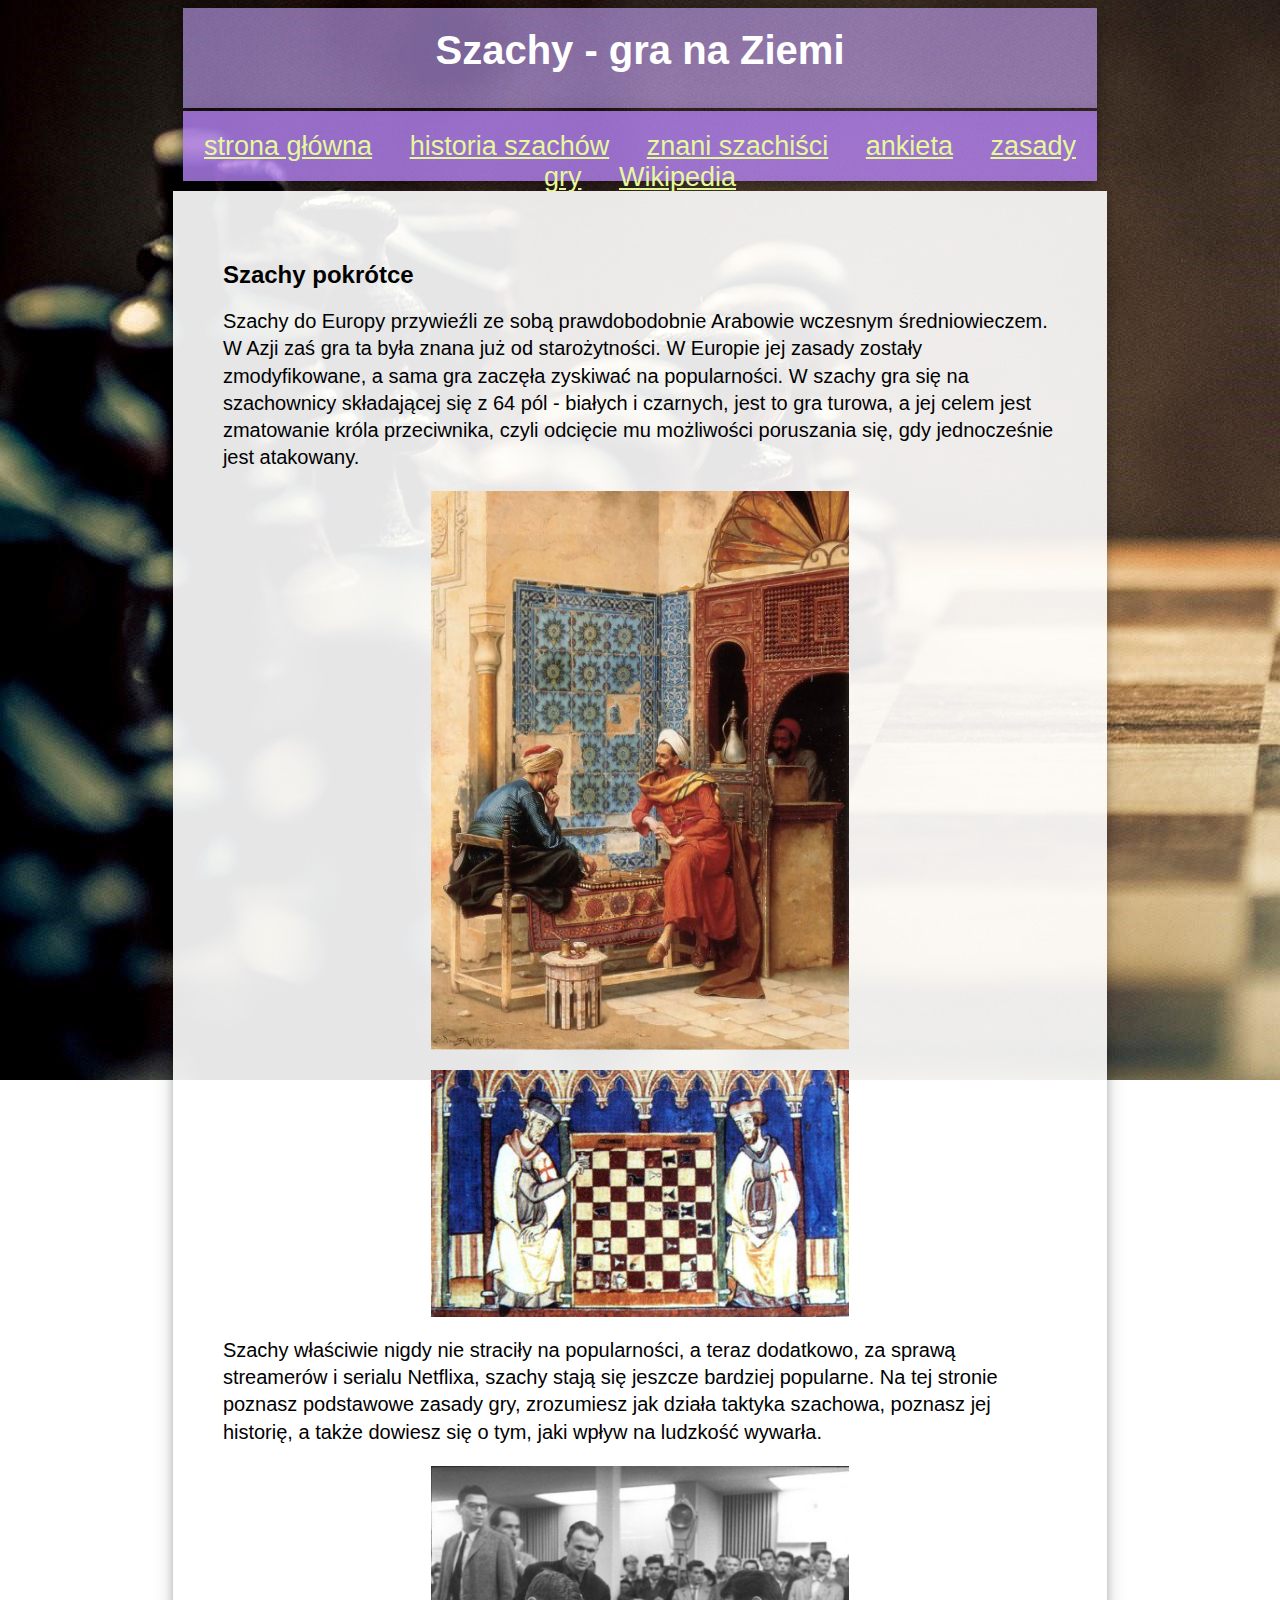
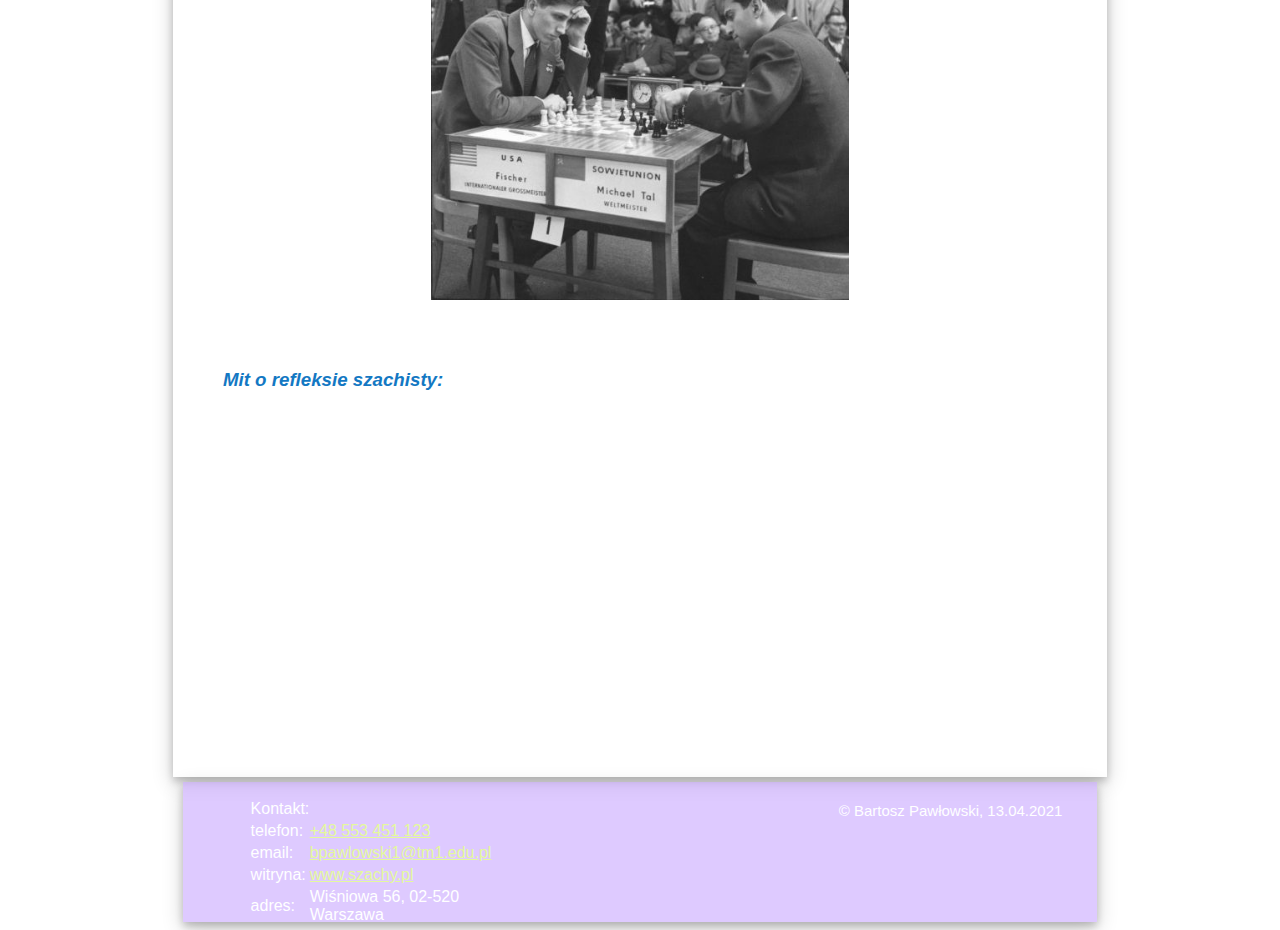
<file: index.html>
<!DOCTYPE html>
<html>
	<head>
		<meta charset="utf-8" />
		<title>Szachy</title>
		<meta name="robots" content="index" />
		<meta name="copyright" content="(c)2021 Bartosz Pawłowski" />
		<meta name="keywords" content="Szachy, Szachiści, gra królewska" />
		<meta name="description" content="Strona o szachach" />
		<meta name="author" conent="Bartosz Pawłowski">
		<meta name="generator" content="Notepad++" />
		<meta http-equiv="creation-date" content="13.04.2021" />
		<meta http-equiv="reply-to" content="bpawlowski1@tm1.edu" />
		<meta http-equiv="default-style" content="preferowane style sheet" />
		<link rel="stylesheet" type="text/css" href="style.css" />
		<link rel = "icon" href = 
"[data-uri]" 
        type = "image/x-icon">
		<style>
			.center
			{display: block;
			margin-left: auto;
			margin-right: auto;
			width: 50%;}
			a
			{color: #E4F99C;
			}
			table
			{margin-left:50px;
			width: 30%;
			float: left;
			}
			
		</style>
	</head>
	<body>
		<header>
			<p><b>Szachy - gra na Ziemi</b></p>
			
		</header>
		<nav>
			<p><a href="index.html" target="_self">strona główna</a> &nbsp; &nbsp; <a href="historia.html">historia szachów</a> &nbsp; &nbsp; <a href="najslynniejsi_szachisci.html">znani szachiści</a> &nbsp; &nbsp; <a href="ankieta.html">ankieta</a> &nbsp; &nbsp; <a href="zasady.html">zasady gry</a> &nbsp; &nbsp; <a target="_blank" href="https://pl.wikipedia.org/wiki/Szachy">Wikipedia</a></p>
		</nav>
		<section>
			<p><h2>Szachy pokrótce</h2></p>
			
			<p>Szachy do Europy przywieźli ze sobą prawdobodobnie Arabowie wczesnym średniowieczem. 
			W Azji zaś gra ta była znana już od starożytności. W Europie jej zasady zostały zmodyfikowane, a sama gra zaczęła
			zyskiwać na popularności. W szachy gra się na szachownicy składającej się z 64 pól - białych i czarnych, jest to gra turowa,
			a jej celem jest zmatowanie króla przeciwnika, czyli odcięcie mu możliwości poruszania się, gdy jednocześnie jest atakowany.
			</p>
			<p><img src="images/chess_main1.jpg" alt="szachy 1" class="center"></p>
			<p><img src="images/chess_main2.jpg" alt="szachy 2" class="center"></p>
			<p>
			Szachy właściwie nigdy nie straciły na popularności, a teraz dodatkowo, za sprawą streamerów i serialu Netflixa, szachy stają się jeszcze bardziej popularne.
			Na tej stronie poznasz podstawowe zasady gry, zrozumiesz jak działa taktyka szachowa, poznasz jej historię, a także dowiesz się
			o tym, jaki wpływ na ludzkość wywarła.
			</p>
			<p><img src="images/chess_main3.jpg" alt="szachy 3" class="center"></p>
			<br>
			<h3><i>Mit o refleksie szachisty:</i></h3>
			<iframe class="center" width="560" height="315" src="https://www.youtube.com/embed/o17BZK-o34M" title="YouTube video player" frameborder="0" allow="accelerometer; autoplay; clipboard-write; encrypted-media; gyroscope; picture-in-picture" allowfullscreen></iframe>
		</section>
		<footer>
			<div>
				<table>
					<tr>
						<td colspan="2">Kontakt:<td>
					</tr>
					<tr>
						<td>telefon:</td><td> <a href="tel:+48553451123">+48 553 451 123</a> </td>
					</tr>
					<tr>
						<td>email:</td><td> <a href="mailto:bpawlowski1@tm1.edu.pl">bpawlowski1@tm1.edu.pl</a></td>
					</tr>
					<tr>
						<td>witryna:</td><td> <a href="index.html">www.szachy.pl</a></td>
					</tr>
					<tr>
						<td>adres:</td><td>Wiśniowa 56, 02-520 Warszawa</td>
					</tr>
				</table>
			</div>
			<div style="float: right; margin-right: 20px;">
				<p>&#169; Bartosz Pawłowski, 13.04.2021</p>
			</div>
		</footer>
	</body>
</html>
</file>
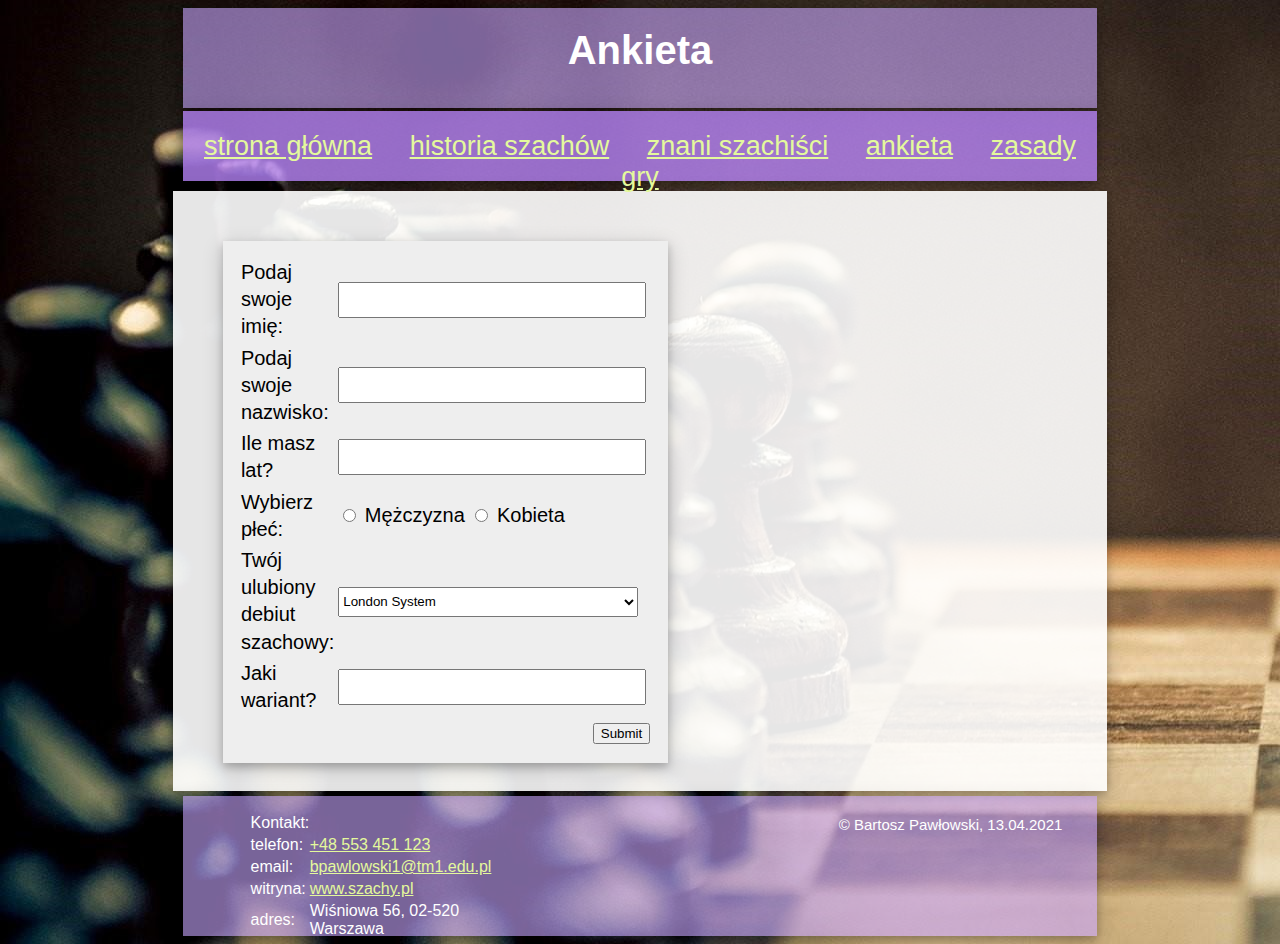
<file: ankieta.html>
<!DOCTYPE html>
<html>
	<head>
		<meta charset="utf-8" />
		<title>Ankieta</title>
		<meta name="robots" content="index" />
		<meta name="copyright" content="(c)2021 Bartosz Pawłowski" />
		<meta name="keywords" content="Szachy, Szachiści, gra królewska" />
		<meta name="description" content="Strona o szachach" />
		<meta name="author" conent="Bartosz Pawłowski">
		<meta name="generator" content="Notepad++" />
		<meta http-equiv="creation-date" content="13.04.2021" />
		<meta http-equiv="reply-to" content="bpawlowski1@tm1.edu" />
		<meta http-equiv="default-style" content="preferowane style sheet" />
		<link rel="stylesheet" type="text/css" href="style.css" />
		<link rel = "icon" href = 
"[data-uri]" 
        type = "image/x-icon">
		<style>
			img
			{display: block;
			margin-left: auto;
			margin-right: auto;
			}
			a
			{color: #E4F99C;
			}
			table
			{margin-left:50px;
			width: 30%;
			float: left;
			}

			section
			{height: 500px}
		</style>
	</head>
	<body>
		<header>
			<p><b>Ankieta</b></p>
		</header>
		<nav>
			<p><a href="index.html" target="_self">strona główna</a> &nbsp; &nbsp; <a href="historia.html">historia szachów</a> &nbsp; &nbsp; <a href="najslynniejsi_szachisci.html">znani szachiści</a> &nbsp; &nbsp; <a href="ankieta.html">ankieta</a> &nbsp; &nbsp; <a href="zasady.html">zasady gry</a></p>
		</nav>
		<section>
			<form>
				<table class="form">
					<tr>
						<td>Podaj swoje imię:</td>
						<td><input class="input" name="name"></td>
						<td rowspan="5"></td>
					</tr>
					<tr>
						<td>Podaj swoje nazwisko:</td>
						<td><input class="input" name="surname"></td>
					</tr>
					<tr>
						<td>Ile masz lat?</td>
						<td><input class="input" type="number" min="1"></td>
					</tr>
					<tr>
						<td>Wybierz płeć:</td>
						<td>
							<input type="radio"  name="gender" value="male">
							<label>Mężczyzna</label>
							<input  type="radio" name="gender" value="female">
							<label>Kobieta</label>
						</td>
					</tr>
					
					<tr>
						<td>Twój ulubiony debiut szachowy:</td>
						<td>
							<select name="debiut">
								<option value="London System">London System</option>
								<option value="Partia Włoska">Partia Włoska</option>
								<option value="Partia Hiszpańska">Partia Hiszpańska</option>
								<option value="Partia Angielska">Partia Angielska</option>
								<option value="Partia Szkocka">Partia Szkocka</option>
								<option value="Obrona Sycylijska">Obrona Sycylijska</option>
								<option value="Obrona Rosyjska">Obrona Rosyjska</option>
								<option value="Obrona Caro Kann">Obrona Caro Kann</option>
								<option value="Obrona Francuska">Obrona Francuska</option>
								<option value="Obrona Skandynawska">Obrona Skandynawska</option>
								<option value="Gambit Haloween">Gambit Haloween</option>
								<option value="Gambit Evansa">Gambit Evansa</option>
								<option value="Gambit Królewski">Gambit Królewski</option>
								<option value="Gambit Hetmański">Gambit Hetmański</option>
								<option value="Gambit Eglunda">Gambit Eglunda</option>
								<option value="Inne">Inne</option>
							</select>
						</td>
					</tr>
					<tr>
						<td>Jaki wariant?</td>
						<td><input class="input" name="wariant"></td>
					</tr>
					<tr>
						<td style="text-align: right;" colspan="3"><input type="submit" name="wyślij"></td>
					</tr>
				</table>
			</form>
		</section>
		<footer>
			<div>
				<table>
					<tr>
						<td colspan="2">Kontakt:<td>
					</tr>
					<tr>
						<td>telefon:</td><td> <a href="tel:+48553451123">+48 553 451 123</a> </td>
					</tr>
					<tr>
						<td>email:</td><td> <a href="mailto:bpawlowski1@tm1.edu.pl">bpawlowski1@tm1.edu.pl</a></td>
					</tr>
					<tr>
						<td>witryna:</td><td> <a href="index.html">www.szachy.pl</a></td>
					</tr>
					<tr>
						<td>adres:</td><td>Wiśniowa 56, 02-520 Warszawa</td>
					</tr>
				</table>
			</div>
			<div style="float: right; margin-right: 20px;">
				<p>&#169; Bartosz Pawłowski, 13.04.2021</p>
			</div>
		</footer>
	</body>
</html>
</file>
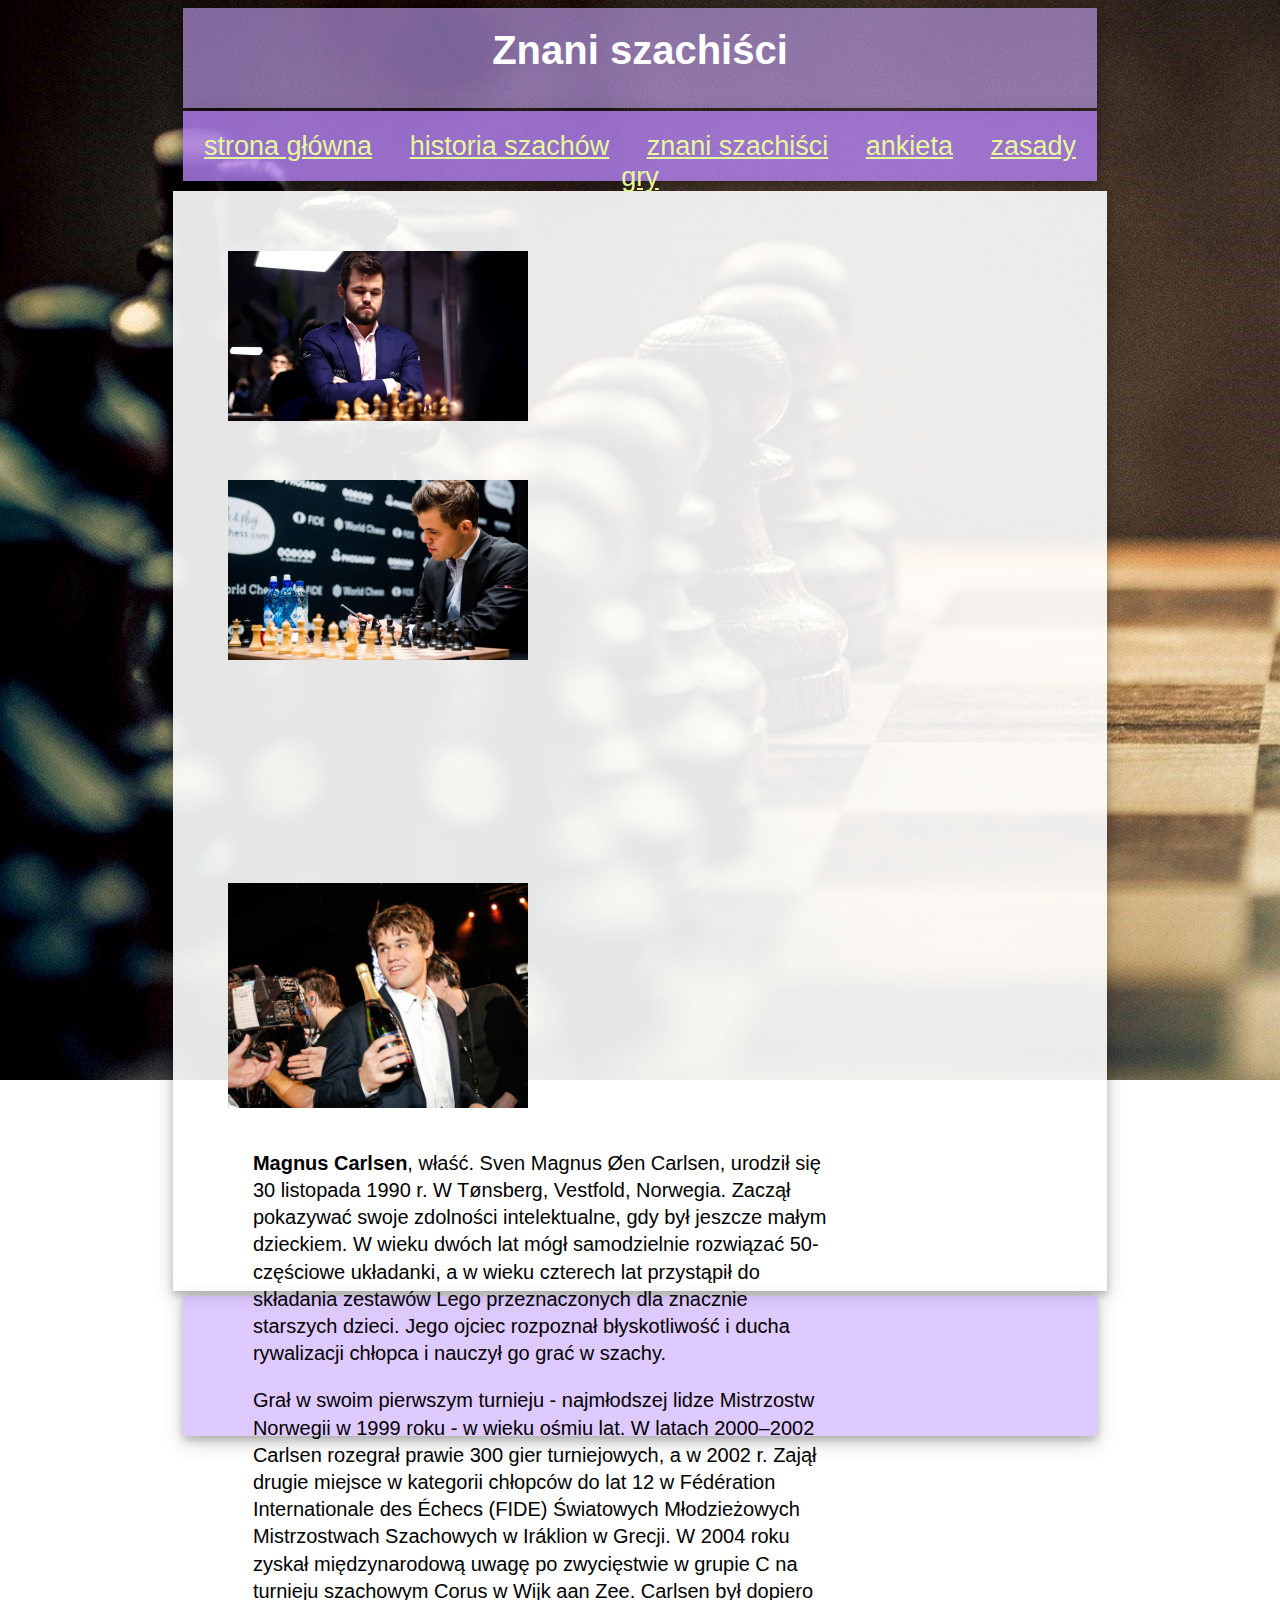
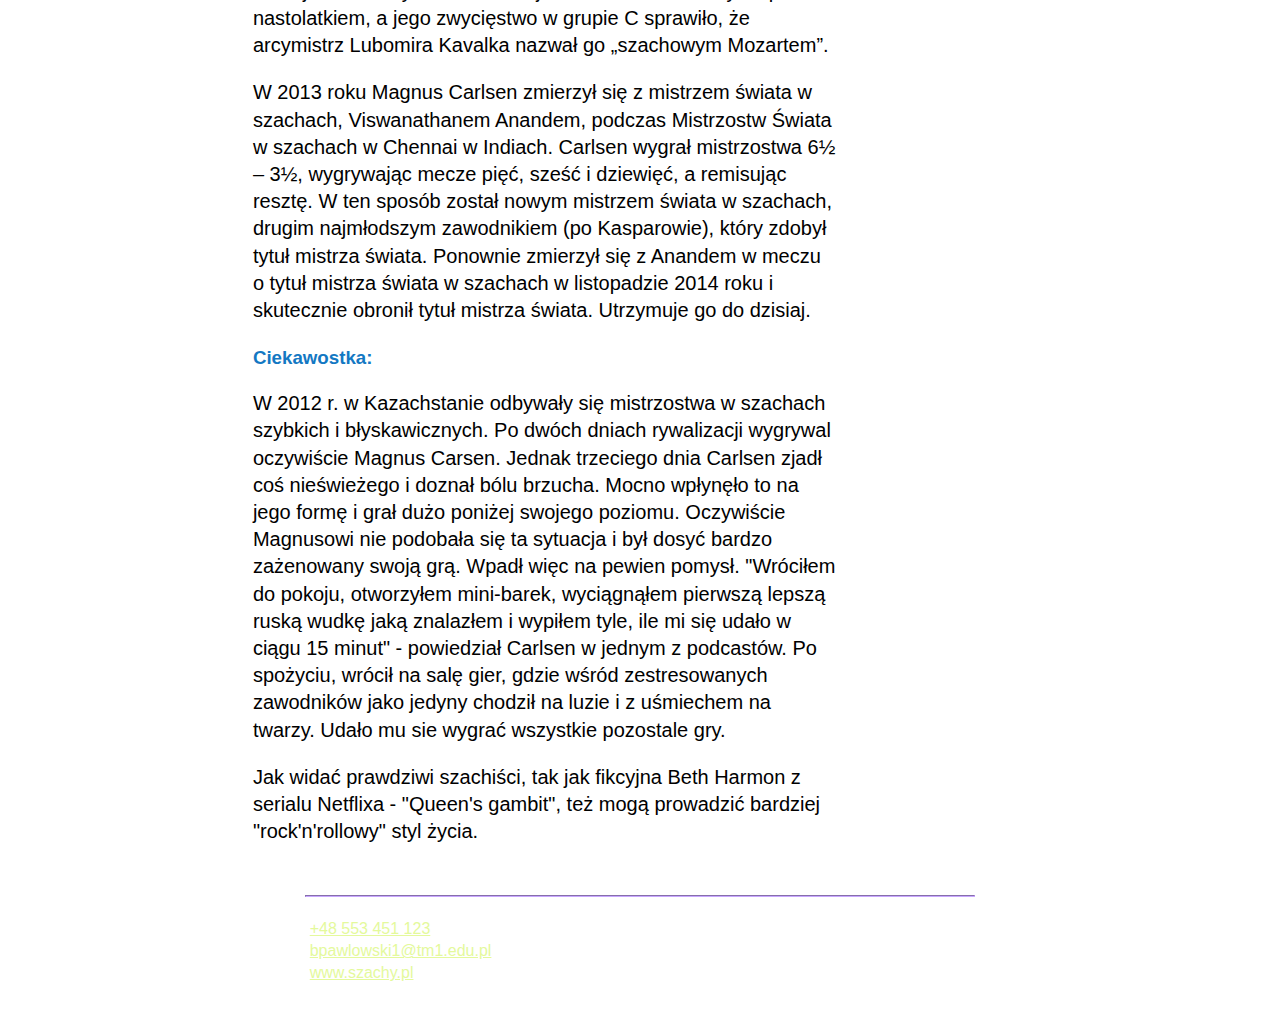
<file: carlsen.html>
<!DOCTYPE html>
<html>
	<head>
		<meta charset="utf-8" />
		<title>Magnus Carlsen</title>
		<meta name="robots" content="index" />
		<meta name="copyright" content="(c)2021 Bartosz Pawłowski" />
		<meta name="keywords" content="Szachy, Szachiści, gra królewska" />
		<meta name="description" content="Strona o szachach" />
		<meta name="author" conent="Bartosz Pawłowski">
		<meta name="generator" content="Notepad++" />
		<meta http-equiv="creation-date" content="13.04.2021" />
		<meta http-equiv="reply-to" content="bpawlowski1@tm1.edu" />
		<meta http-equiv="default-style" content="preferowane style sheet" />
		<link rel="stylesheet" type="text/css" href="style.css" />
		<link rel = "icon" href = 
"[data-uri]" 
        type = "image/x-icon">
		<style>

			a
				{color: #E4F99C;}
			table
				{margin-left:50px;
				width: 30%;
				float: left;}
			.container
				{float: left;
				margin: 5px;
				}
			article
				{float: left;
				width: 70%;
				margin: 30px;
				margin-top: 5px;
				}
			.article
				{height: 1100px;}
			section
				{height: 1000px;}
			img
				{width: 300px}
		</style>
	</head>
	<body>
		<header>
			<p><b>Znani szachiści</b></p>
			
		</header>
		<nav>
			<p><a href="index.html" target="_self">strona główna</a> &nbsp; &nbsp; <a href="historia.html">historia szachów</a> &nbsp; &nbsp; <a href="najslynniejsi_szachisci.html">znani szachiści</a> &nbsp; &nbsp; <a href="ankieta.html">ankieta</a> &nbsp; &nbsp; <a href="zasady.html">zasady gry</a></p>
		</nav>
		<section>

			<div class="container"><p><img src="images/carlsen.jpg" ></p><br/>
			<p><img src="images/carlsen2.jpg"/></p><br/><br/><br/><br/><br/><br/><br/>
			<p><img src="images/carlsen3.jfif"/></p></div>
			<article><p><b>Magnus Carlsen</b>, właść. Sven Magnus Øen Carlsen, urodził się 30 listopada 1990 r. W Tønsberg, Vestfold, Norwegia. Zaczął pokazywać swoje zdolności 
			intelektualne, gdy był jeszcze małym dzieckiem. W wieku dwóch lat mógł samodzielnie rozwiązać 50-częściowe układanki, a w wieku czterech lat przystąpił do składania 
			zestawów Lego przeznaczonych dla znacznie starszych dzieci. Jego ojciec rozpoznał błyskotliwość i ducha rywalizacji chłopca i nauczył go grać w szachy.</p>
			<p>Grał w swoim pierwszym turnieju - najmłodszej lidze Mistrzostw Norwegii w 1999 roku - w wieku ośmiu lat. W latach 2000–2002 Carlsen rozegrał prawie 300 
			gier turniejowych, a w 2002 r. Zajął drugie miejsce w kategorii chłopców do lat 12 w Fédération Internationale des Échecs (FIDE) Światowych Młodzieżowych Mistrzostwach
			Szachowych w Iráklion w Grecji. W 2004 roku zyskał międzynarodową uwagę po zwycięstwie w grupie C na turnieju szachowym Corus w Wijk aan Zee. Carlsen był dopiero 
			nastolatkiem, a jego zwycięstwo w grupie C sprawiło, że arcymistrz Lubomira Kavalka nazwał go „szachowym Mozartem”.</p><p>W 2013 roku Magnus Carlsen zmierzył 
			się z mistrzem świata w szachach, Viswanathanem Anandem, podczas Mistrzostw Świata w szachach w Chennai w Indiach. Carlsen wygrał mistrzostwa 6½ – 3½, 
			wygrywając mecze pięć, sześć i dziewięć, a remisując resztę. W ten sposób został nowym mistrzem świata w szachach, drugim najmłodszym zawodnikiem (po Kasparowie), 
			który zdobył tytuł mistrza świata. Ponownie zmierzył się z Anandem w meczu o tytuł mistrza świata w szachach w listopadzie 2014 roku i skutecznie obronił tytuł 
			mistrza świata. Utrzymuje go do dzisiaj.</p><h3>Ciekawostka:</h3><p>W 2012 r. w Kazachstanie odbywały się mistrzostwa w szachach szybkich i błyskawicznych. Po dwóch dniach rywalizacji
			wygrywal oczywiście Magnus Carsen. Jednak trzeciego dnia Carlsen zjadł coś nieświeżego i doznał bólu brzucha. Mocno wpłynęło to na jego formę i grał dużo poniżej swojego poziomu.
			Oczywiście Magnusowi nie podobała się ta sytuacja i był dosyć bardzo zażenowany swoją grą. Wpadł więc na pewien pomysł.
			"Wróciłem do pokoju, otworzyłem mini-barek, wyciągnąłem pierwszą lepszą ruską wudkę jaką znalazłem i wypiłem tyle, ile mi się udało w ciągu 15 minut" 
			- powiedział Carlsen w jednym z podcastów. 
			Po spożyciu, wrócił na salę gier, gdzie wśród zestresowanych zawodników 
			jako jedyny chodził na luzie i z uśmiechem na twarzy.
			Udało mu sie wygrać wszystkie pozostale gry.</p><p>Jak widać prawdziwi szachiści, tak jak fikcyjna Beth Harmon z serialu Netflixa - "Queen's gambit",
			też mogą prowadzić bardziej "rock'n'rollowy" styl życia.</p></article>
			<hr>
		</section>
		<footer>
			<div>
				<table>
					<tr>
						<td colspan="2">Kontakt:<td>
					</tr>
					<tr>
						<td>telefon:</td><td> <a href="tel:+48553451123">+48 553 451 123</a> </td>
					</tr>
					<tr>
						<td>email:</td><td> <a href="mailto:bpawlowski1@tm1.edu.pl">bpawlowski1@tm1.edu.pl</a></td>
					</tr>
					<tr>
						<td>witryna:</td><td> <a href="index.html">www.szachy.pl</a></td>
					</tr>
					<tr>
						<td>adres:</td><td>Wiśniowa 56, 02-520 Warszawa</td>
					</tr>
				</table>
			</div>
			<div style="float: right; margin-right: 20px;">
				<p>&#169; Bartosz Pawłowski, 13.04.2021</p>
			</div>
		</footer>
	</body>
</html>
</file>
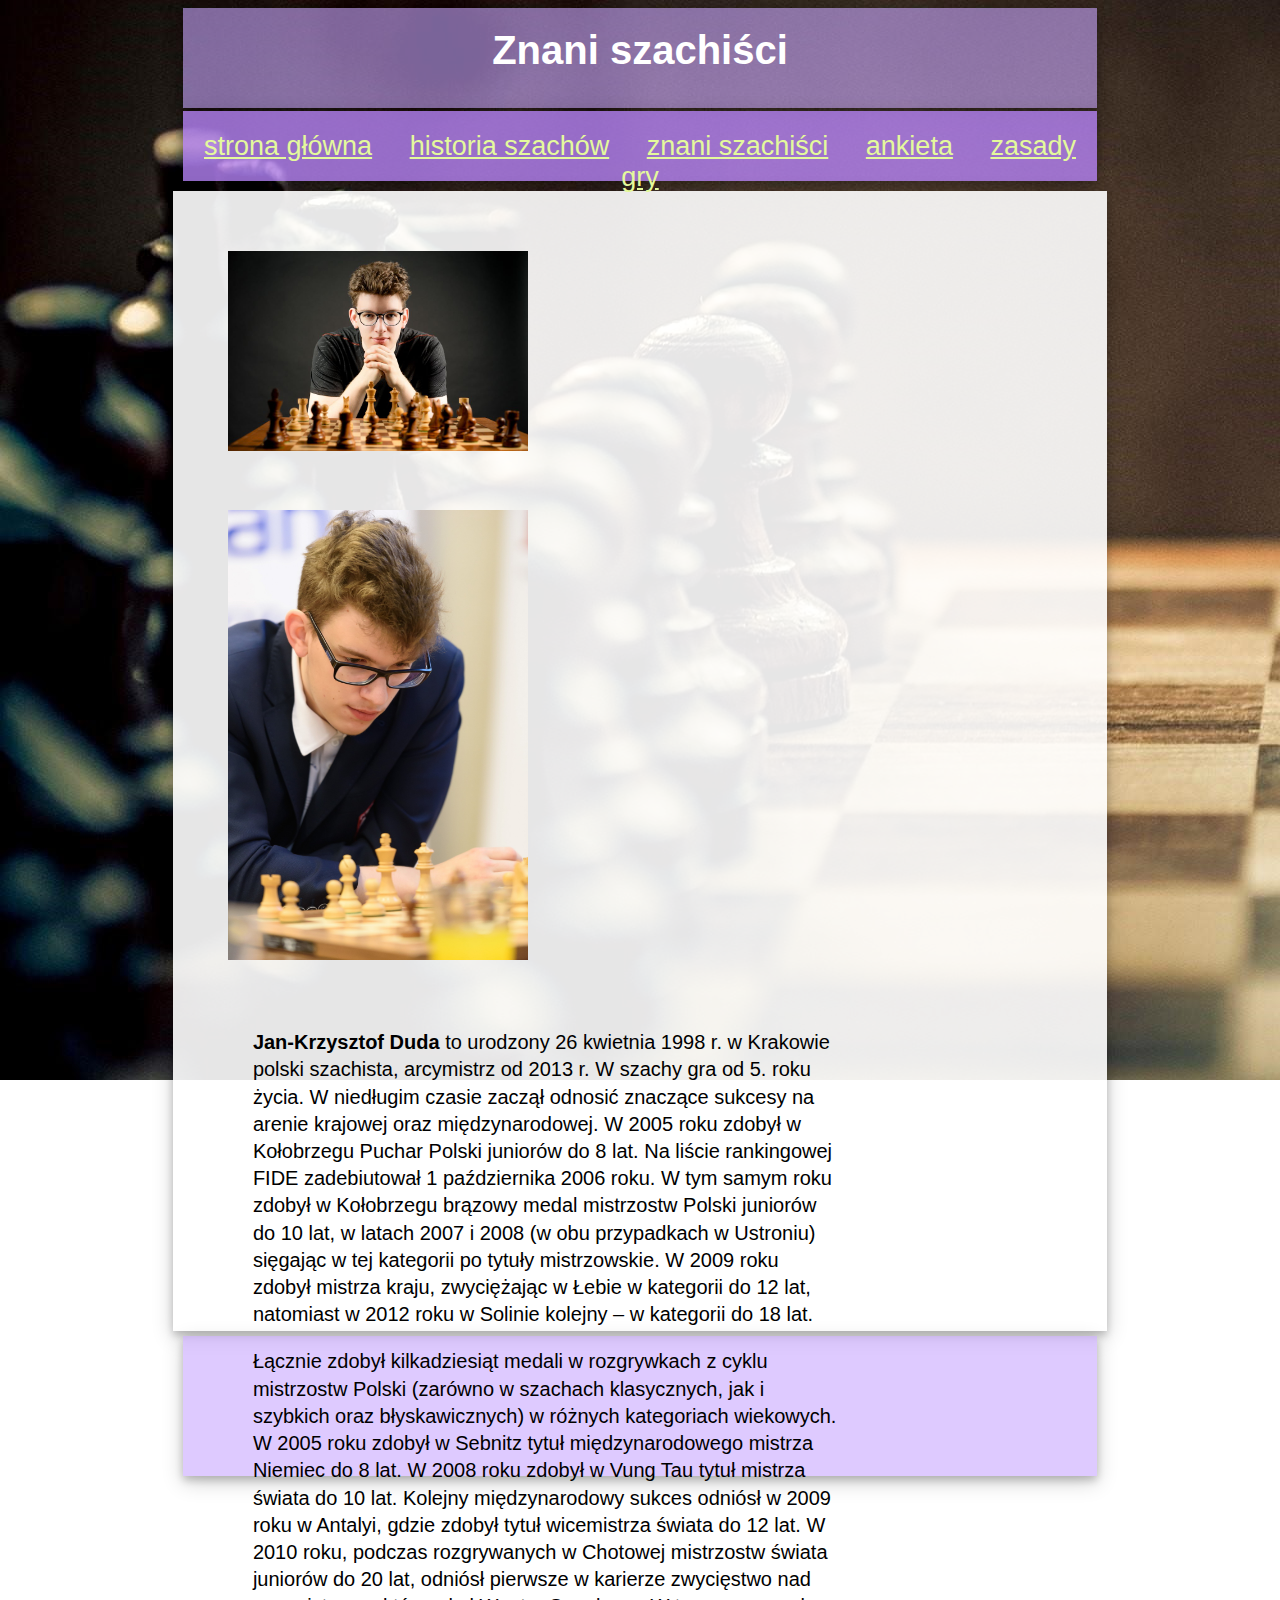
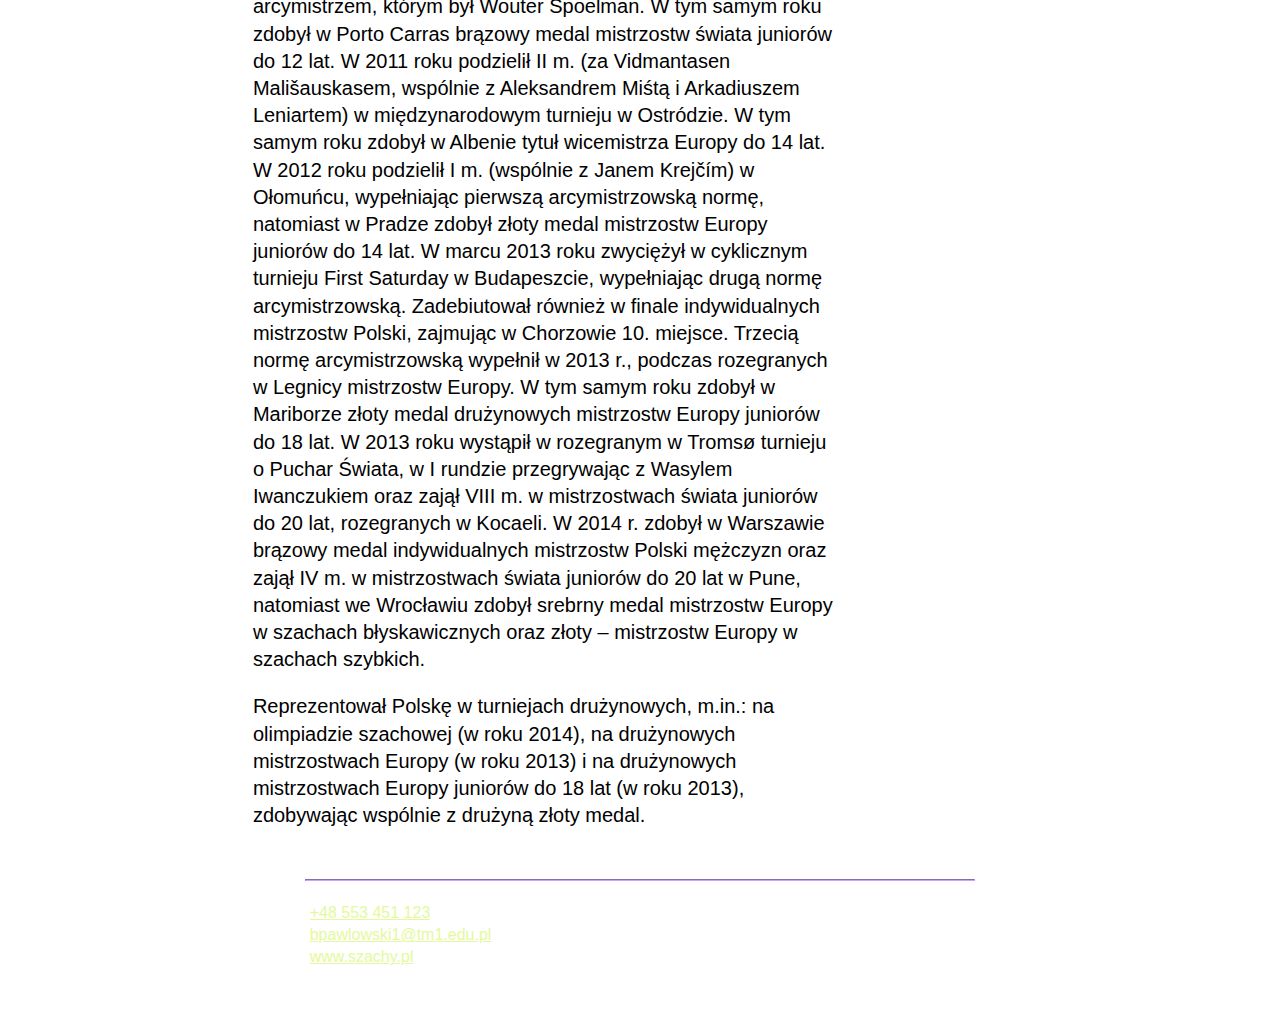
<file: duda.html>
<!DOCTYPE html>
<html>
	<head>
		<meta charset="utf-8" />
		<title>Jan-Krzysztof Duda</title>
		<meta name="robots" content="index" />
		<meta name="copyright" content="(c)2021 Bartosz Pawłowski" />
		<meta name="keywords" content="Szachy, Szachiści, gra królewska" />
		<meta name="description" content="Strona o szachach" />
		<meta name="author" conent="Bartosz Pawłowski">
		<meta name="generator" content="Notepad++" />
		<meta http-equiv="creation-date" content="13.04.2021" />
		<meta http-equiv="reply-to" content="bpawlowski1@tm1.edu" />
		<meta http-equiv="default-style" content="preferowane style sheet" />
		<link rel="stylesheet" type="text/css" href="style.css" />
		<link rel = "icon" href = 
"[data-uri]" 
        type = "image/x-icon">
		<style>

			a
				{color: #E4F99C;}
			table
				{margin-left:50px;
				width: 30%;
				float: left;}
			.container
				{float: left;
				margin: 5px;
				}
			article
				{float: left;
				width: 70%;
				margin: 30px;
				margin-top: 5px;
				}
			.article
				{height: 1100px;}
			section
				{height: 1040px;}
			img
				{width: 300px}
		</style>
	</head>
	<body>
		<header>
			<p><b>Znani szachiści</b></p>
			
		</header>
		<nav>
			<p><a href="index.html" target="_self">strona główna</a> &nbsp; &nbsp; <a href="historia.html">historia szachów</a> &nbsp; &nbsp; <a href="najslynniejsi_szachisci.html">znani szachiści</a> &nbsp; &nbsp; <a href="ankieta.html">ankieta</a> &nbsp; &nbsp; <a href="zasady.html">zasady gry</a></p>
		</nav>
		<section>

			<div class="container"><p><img src="images/duda.jpg"></p><br><p><img src="images/duda2.jpg"></p><br>
			</div>
			<article><p><b>Jan-Krzysztof Duda</b> to urodzony 26 kwietnia 1998 r. w Krakowie polski szachista, arcymistrz od 2013 r. W szachy gra od 5. roku życia. 
			W niedługim czasie zaczął odnosić znaczące sukcesy na arenie krajowej oraz międzynarodowej. W 2005 roku zdobył w Kołobrzegu Puchar Polski juniorów do 8 lat. 
			Na liście rankingowej FIDE zadebiutował 1 października 2006 roku. W tym samym roku zdobył w Kołobrzegu brązowy medal mistrzostw Polski juniorów do 10 lat, w 
			latach 2007 i 2008 (w obu przypadkach w Ustroniu) sięgając w tej kategorii po tytuły mistrzowskie. W 2009 roku zdobył mistrza kraju, zwyciężając w Łebie w kategorii 
			do 12 lat, natomiast w 2012 roku w Solinie kolejny – w kategorii do 18 lat.</p>
			<p>Łącznie zdobył kilkadziesiąt medali w rozgrywkach z cyklu mistrzostw Polski (zarówno w szachach klasycznych, jak i szybkich oraz błyskawicznych) 
			w różnych kategoriach wiekowych. W 2005 roku zdobył w Sebnitz tytuł międzynarodowego mistrza Niemiec do 8 lat. W 2008 roku zdobył w Vung Tau tytuł mistrza świata 
			do 10 lat. Kolejny międzynarodowy sukces odniósł w 2009 roku w Antalyi, gdzie zdobył tytuł wicemistrza świata do 12 lat. W 2010 roku, podczas rozgrywanych w 
			Chotowej mistrzostw świata juniorów do 20 lat, odniósł pierwsze w karierze zwycięstwo nad arcymistrzem, którym był Wouter Spoelman. W tym samym roku zdobył w 
			Porto Carras brązowy medal mistrzostw świata juniorów do 12 lat. W 2011 roku podzielił II m. (za Vidmantasen Mališauskasem, wspólnie z Aleksandrem Miśtą i Arkadiuszem 
			Leniartem) w międzynarodowym turnieju w Ostródzie. W tym samym roku zdobył w Albenie tytuł wicemistrza Europy do 14 lat. W 2012 roku podzielił I m. (wspólnie z Janem 
			Krejčím) w Ołomuńcu, wypełniając pierwszą arcymistrzowską normę, natomiast w Pradze zdobył złoty medal mistrzostw Europy juniorów do 14 lat. W marcu 2013 roku 
			zwyciężył w cyklicznym turnieju First Saturday w Budapeszcie, wypełniając drugą normę arcymistrzowską. Zadebiutował również w finale indywidualnych mistrzostw Polski,
			zajmując w Chorzowie 10. miejsce. Trzecią normę arcymistrzowską wypełnił w 2013 r., podczas rozegranych w Legnicy mistrzostw Europy. W tym samym roku zdobył w 
			Mariborze złoty medal drużynowych mistrzostw Europy juniorów do 18 lat. W 2013 roku wystąpił w rozegranym w Tromsø turnieju o Puchar Świata, w I rundzie przegrywając
			z Wasylem Iwanczukiem oraz zajął VIII m. w mistrzostwach świata juniorów do 20 lat, rozegranych w Kocaeli. W 2014 r. zdobył w Warszawie brązowy medal indywidualnych 
			mistrzostw Polski mężczyzn oraz zajął IV m. w mistrzostwach świata juniorów do 20 lat w Pune, natomiast we Wrocławiu zdobył srebrny medal mistrzostw Europy w 
			szachach błyskawicznych oraz złoty – mistrzostw Europy w szachach szybkich.</p>

            <p>Reprezentował Polskę w turniejach drużynowych, m.in.: na olimpiadzie szachowej (w roku 2014), na drużynowych mistrzostwach Europy (w roku 2013) i na drużynowych 
			mistrzostwach Europy juniorów do 18 lat (w roku 2013), zdobywając wspólnie z drużyną złoty medal.</p>
			</article><hr/>
		</section>
		<footer>
			<div>
				<table>
					<tr>
						<td colspan="2">Kontakt:<td>
					</tr>
					<tr>
						<td>telefon:</td><td> <a href="tel:+48553451123">+48 553 451 123</a> </td>
					</tr>
					<tr>
						<td>email:</td><td> <a href="mailto:bpawlowski1@tm1.edu.pl">bpawlowski1@tm1.edu.pl</a></td>
					</tr>
					<tr>
						<td>witryna:</td><td> <a href="index.html">www.szachy.pl</a></td>
					</tr>
					<tr>
						<td>adres:</td><td>Wiśniowa 56, 02-520 Warszawa</td>
					</tr>
				</table>
			</div>
			<div style="float: right; margin-right: 20px;">
				<p>&#169; Bartosz Pawłowski, 13.04.2021</p>
			</div>
		</footer>
	</body>
</html>
</file>
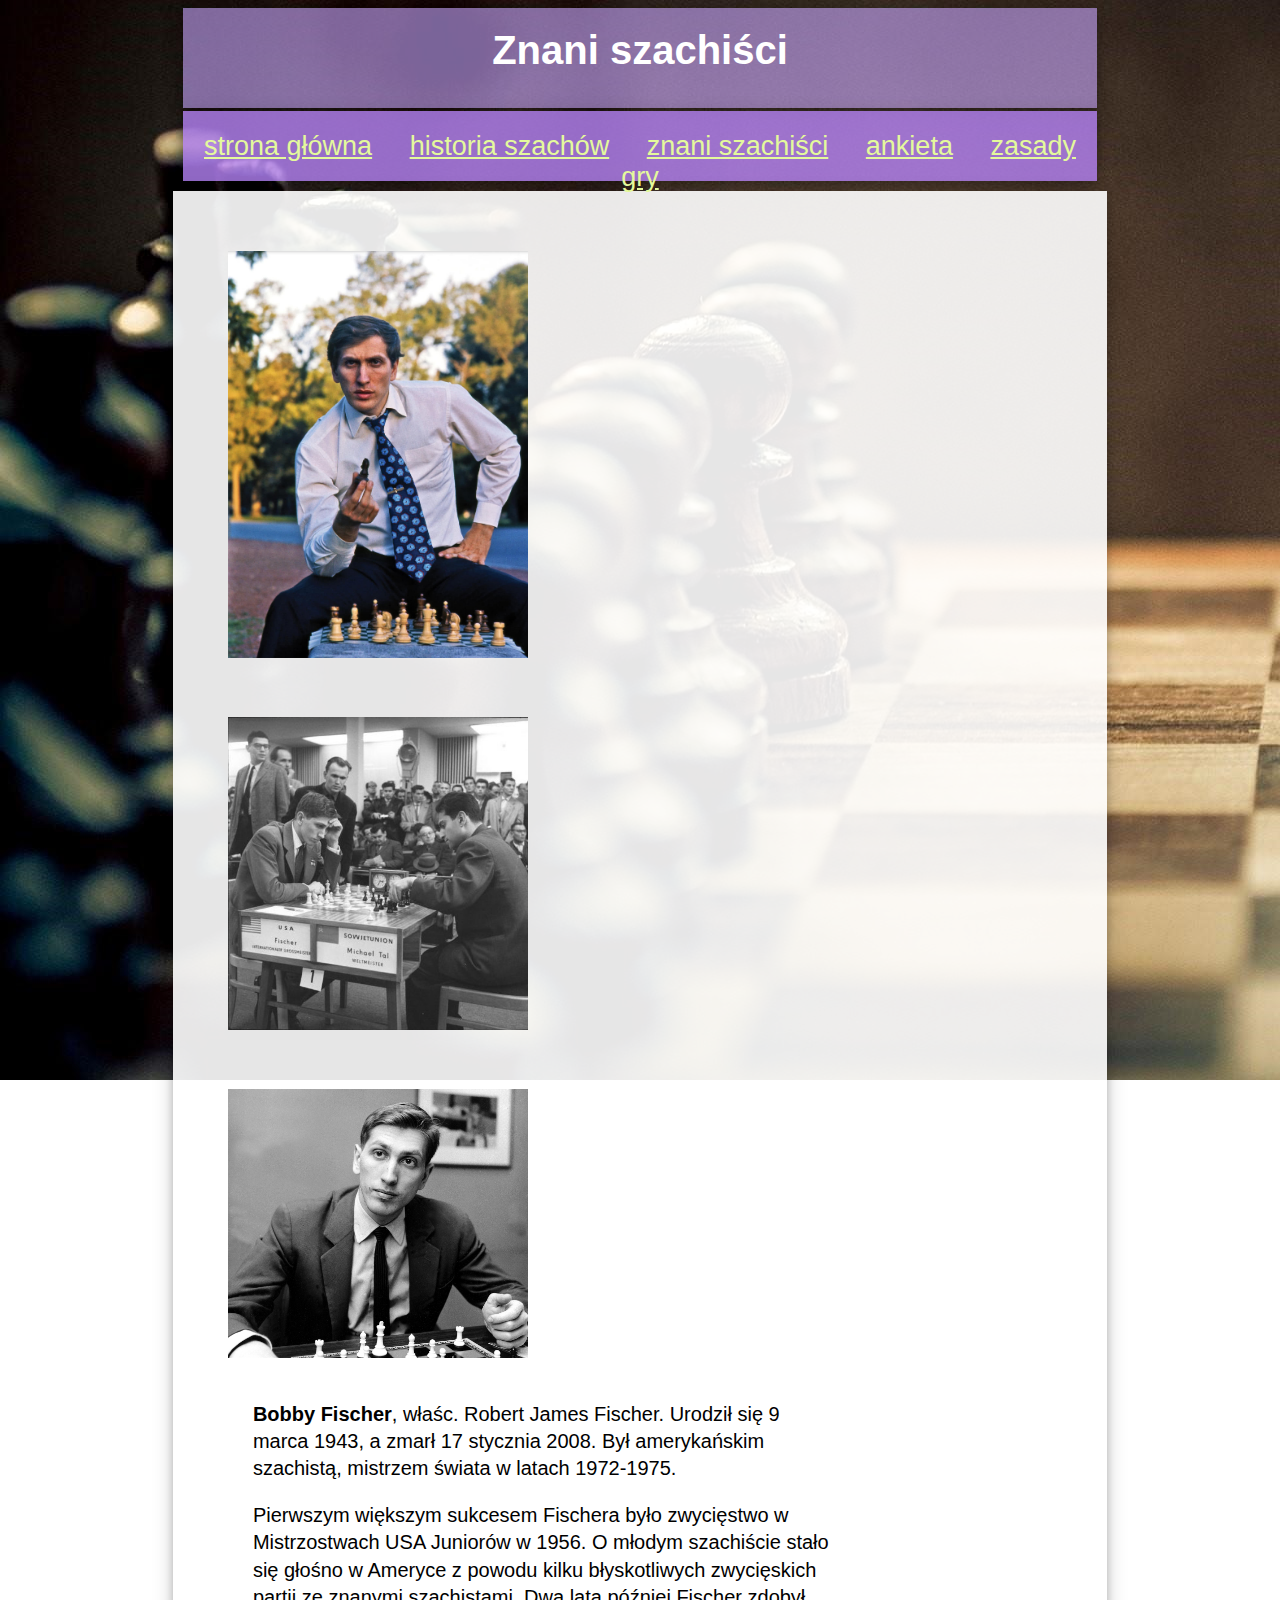
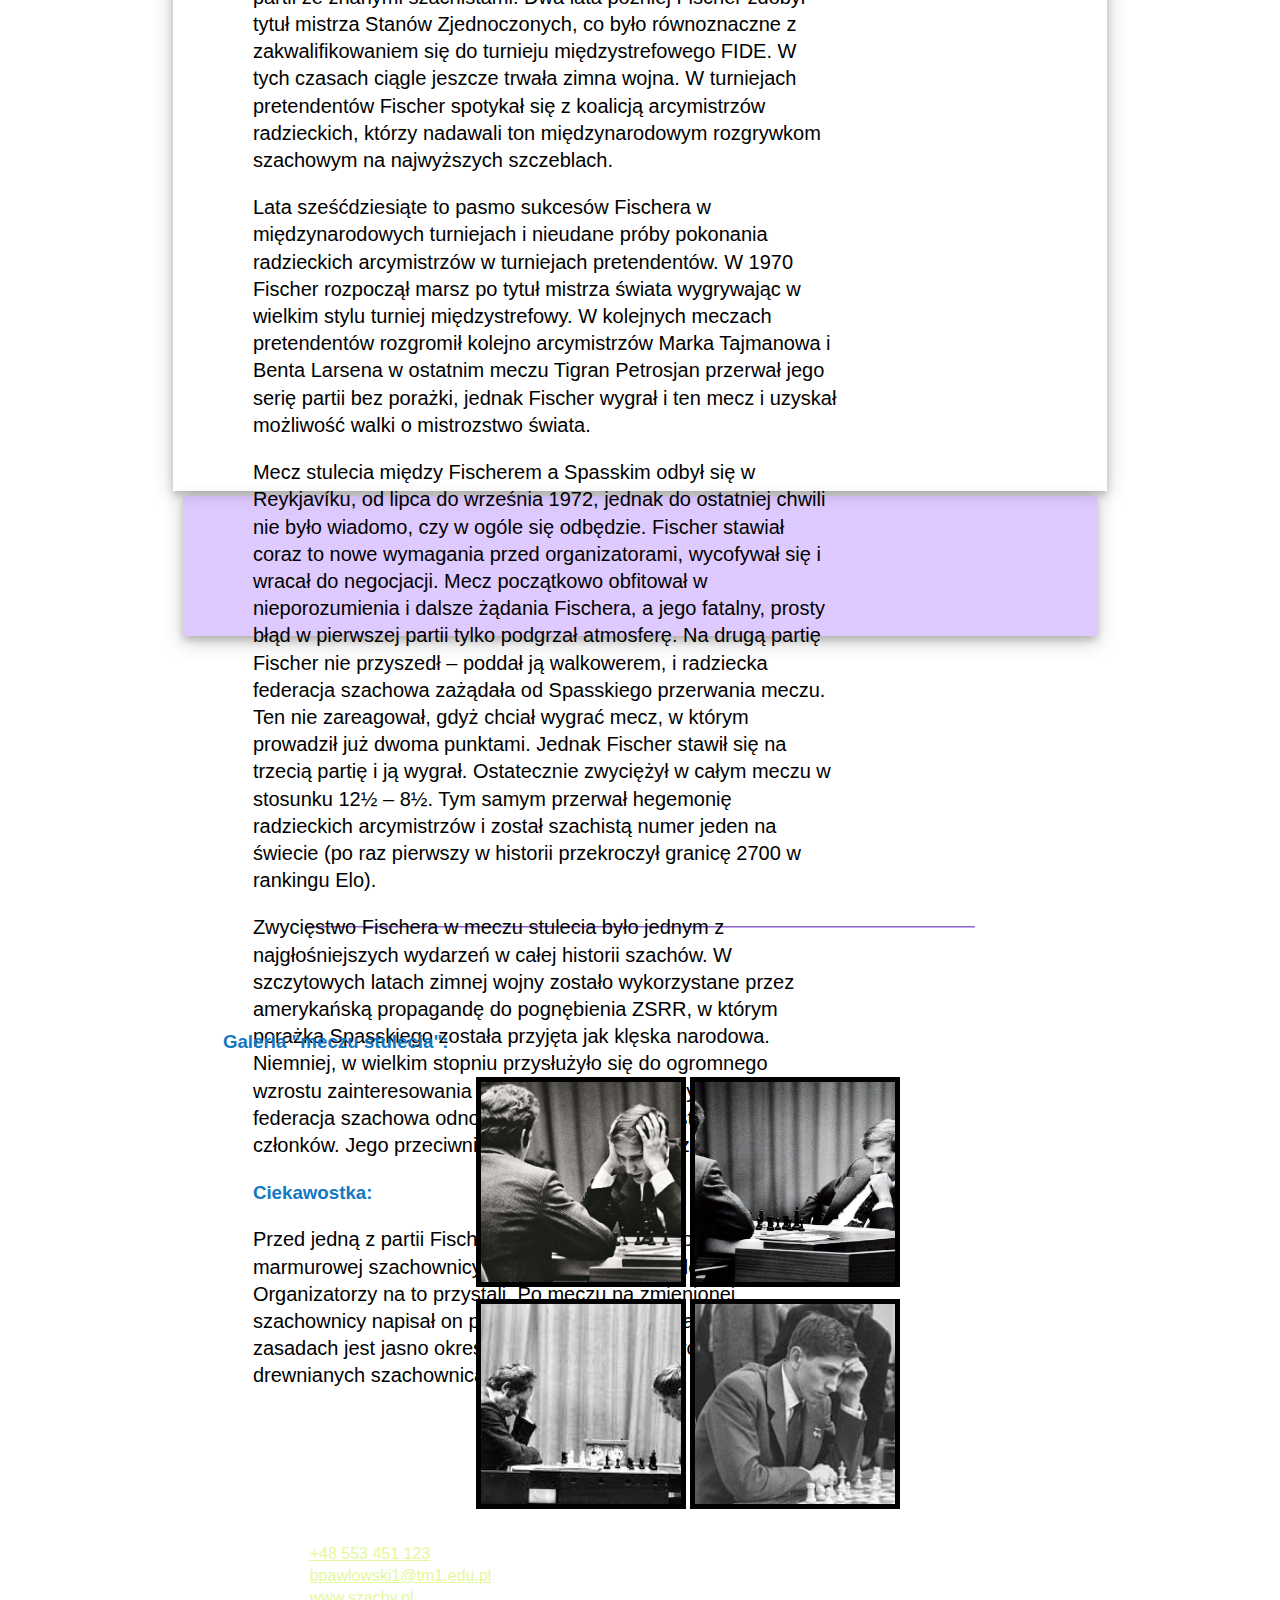
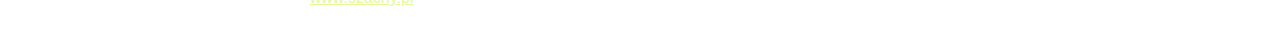
<file: fischer.html>
<!DOCTYPE html>
<html>
	<head>
		<meta charset="utf-8" />
		<title>Bobby Fischer</title>
		<meta name="robots" content="index" />
		<meta name="copyright" content="(c)2021 Bartosz Pawłowski" />
		<meta name="keywords" content="Szachy, Szachiści, gra królewska" />
		<meta name="description" content="Strona o szachach" />
		<meta name="author" conent="Bartosz Pawłowski">
		<meta name="generator" content="Notepad++" />
		<meta http-equiv="creation-date" content="13.04.2021" />
		<meta http-equiv="reply-to" content="bpawlowski1@tm1.edu" />
		<meta http-equiv="default-style" content="preferowane style sheet" />
		<link rel="stylesheet" type="text/css" href="style.css" />
		<link rel = "icon" href = 
"[data-uri]" 
        type = "image/x-icon">
		<style>

			a
				{color: #E4F99C;}
			table
				{margin-left:50px;
				width: 30%;
				float: left;}
			.container
				{float: left;
				margin: 5px;
				}
			article
				{float: left;
				width: 70%;
				margin: 30px;
				margin-top: 5px;
				}
			.article
				{height: 1100px;}
			section
				{height: 1800px;}
			img
				{width: 300px}
			table img
				{width: 200px; 
				height: 200px; 
				object-fit: cover;
				border: 5px solid black;}
		</style>
	</head>
	<body>
		<header>
			<p><b>Znani szachiści</b></p>
			
		</header>
		<nav>
			<p><a href="index.html" target="_self">strona główna</a> &nbsp; &nbsp; <a href="historia.html">historia szachów</a> &nbsp; &nbsp; <a href="najslynniejsi_szachisci.html">znani szachiści</a> &nbsp; &nbsp; <a href="ankieta.html">ankieta</a> &nbsp; &nbsp; <a href="zasady.html">zasady gry</a></p>
		</nav>
		<section>
			<div class="container"><p><img src="images/fischer.jpg" /></p><br/>
			<p><img src="images/chess_main3.jpg"/></p><br/>
			<p><img src="images/fischer2.jpg"/></p>
			</div>
			<article class="article"><p><b>Bobby Fischer</b>, właśc. Robert James Fischer. Urodził się 9 marca 1943, a zmarł 17 stycznia 2008. Był amerykańskim szachistą, mistrzem świata
			w latach 1972-1975.</p><p>Pierwszym większym sukcesem Fischera było zwycięstwo w Mistrzostwach USA Juniorów w 1956. O młodym szachiście stało się głośno w Ameryce z 
			powodu kilku błyskotliwych zwycięskich partii ze znanymi szachistami. Dwa lata później Fischer zdobył tytuł mistrza Stanów Zjednoczonych, co było równoznaczne z 
			zakwalifikowaniem się do turnieju międzystrefowego FIDE. W tych czasach ciągle jeszcze trwała zimna wojna. W turniejach pretendentów Fischer spotykał się z koalicją 
			arcymistrzów radzieckich, którzy nadawali ton międzynarodowym rozgrywkom szachowym na najwyższych szczeblach.</p> <p>Lata sześćdziesiąte to pasmo sukcesów Fischera w 
			międzynarodowych turniejach i nieudane próby pokonania radzieckich arcymistrzów w turniejach pretendentów. W 1970 Fischer rozpoczął marsz po tytuł mistrza świata 
			wygrywając w wielkim stylu turniej międzystrefowy. W kolejnych meczach pretendentów rozgromił kolejno arcymistrzów Marka Tajmanowa i Benta Larsena w ostatnim meczu
			Tigran Petrosjan przerwał jego serię partii bez porażki, jednak Fischer wygrał i ten mecz i uzyskał możliwość walki o mistrozstwo świata.</p> <p>Mecz stulecia między Fischerem a Spasskim 
			odbył się w 
			Reykjavíku, od lipca do września 1972, jednak do ostatniej chwili nie było wiadomo, czy w ogóle się odbędzie. Fischer stawiał coraz to nowe wymagania przed 
			organizatorami, wycofywał się i wracał do negocjacji. Mecz początkowo obfitował w nieporozumienia i dalsze żądania Fischera, a jego fatalny, prosty błąd w pierwszej 
			partii tylko podgrzał atmosferę. Na drugą partię Fischer nie przyszedł – poddał ją walkowerem, i radziecka federacja szachowa zażądała od Spasskiego przerwania meczu. 
			Ten nie zareagował, gdyż chciał wygrać mecz, w którym prowadził już dwoma punktami. Jednak Fischer stawił się na trzecią partię i ją wygrał. Ostatecznie zwyciężył w 
			całym meczu w stosunku 12½ – 8½. Tym samym przerwał hegemonię radzieckich arcymistrzów i został szachistą numer jeden na świecie (po raz pierwszy w historii przekroczył 
			granicę 2700 w rankingu Elo).</p><p>Zwycięstwo Fischera w meczu stulecia było jednym z najgłośniejszych wydarzeń w całej historii szachów. W szczytowych latach zimnej 
			wojny zostało wykorzystane przez amerykańską propagandę do pognębienia ZSRR, w którym porażka Spasskiego została przyjęta jak klęska narodowa. Niemniej, w wielkim 
			stopniu przysłużyło się do ogromnego wzrostu zainteresowania szachami w USA. Amerykańska federacja szachowa odnotowała trzykrotny wzrost liczby członków. 
			Jego przeciwnikiem był aktualny mistrz Boris Spasski. </p>
			<p><h3>Ciekawostka:</h3></p>
			<p>Przed jedną z partii Fischer zarządał, aby przeprowiadzić ją na marmurowej szachownicy, gdyż bierki
			są na niej lepiej widoczne. Organizatorzy na to przystali. Po meczu na zmienionej szachownicy napisał on protest do FIDE, twierdząc, że w zasadach jest jasno określone, 
			iż mecze mają być rozgrywane na drewnianych szachownicach.</p></article>
			<hr>
			<h3>Galeria "meczu stulecia":</h3>
			<table style="margin-left: 30%;">
				<tr>
					
					<td><a class="image" target="_blank" href="images/mecz.jpg"><img src="images/mecz.jpg" alt="Magnus Carlsen"></a></td>
					<td><a class="image" target="_blank" href="images/mecz2.jpg"><img src="images/mecz2.jpg" alt="Hikaru Nakamura"></a></td>
					
				</tr>
				<tr>
					
					<td><a class="image" target="_blank" href="images/mecz3.jpg"><img src="images/mecz3.jpg" alt="Zbigniew Pakleza"></a></td>
					<td><a class="image" target="_blank" href="images/mecz4.jpg"><img src="images/mecz4.jpg" alt="Bartosz Rudecki"></a></td>
				</tr>
			</table>
	
		</section>
		<footer>
			<div>
				<table>
					<tr>
						<td colspan="2">Kontakt:<td>
					</tr>
					<tr>
						<td>telefon:</td><td> <a href="tel:+48553451123">+48 553 451 123</a> </td>
					</tr>
					<tr>
						<td>email:</td><td> <a href="mailto:bpawlowski1@tm1.edu.pl">bpawlowski1@tm1.edu.pl</a></td>
					</tr>
					<tr>
						<td>witryna:</td><td> <a href="index.html">www.szachy.pl</a></td>
					</tr>
					<tr>
						<td>adres:</td><td>Wiśniowa 56, 02-520 Warszawa</td>
					</tr>
				</table>
			</div>
			<div style="float: right; margin-right: 20px;">
				<p>&#169; Bartosz Pawłowski, 13.04.2021</p>
			</div>
		</footer>
	</body>
</html>
</file>
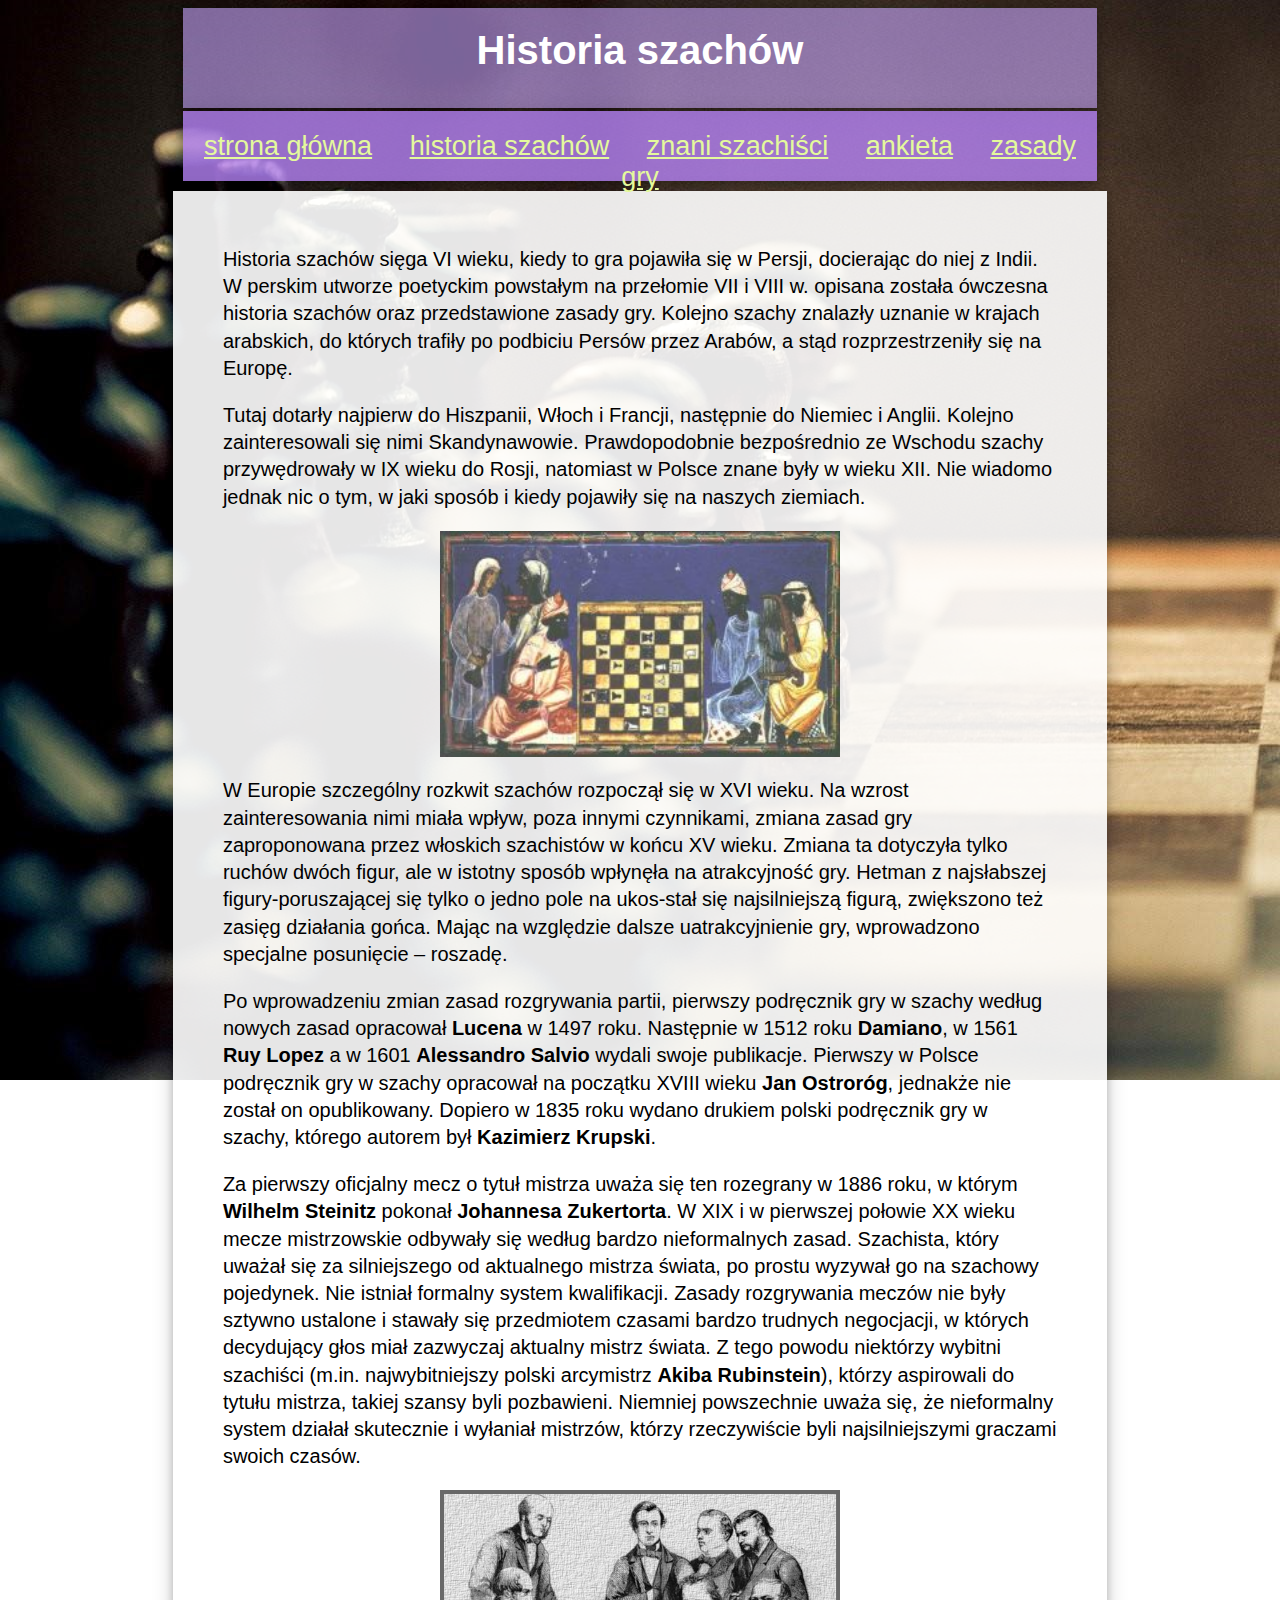
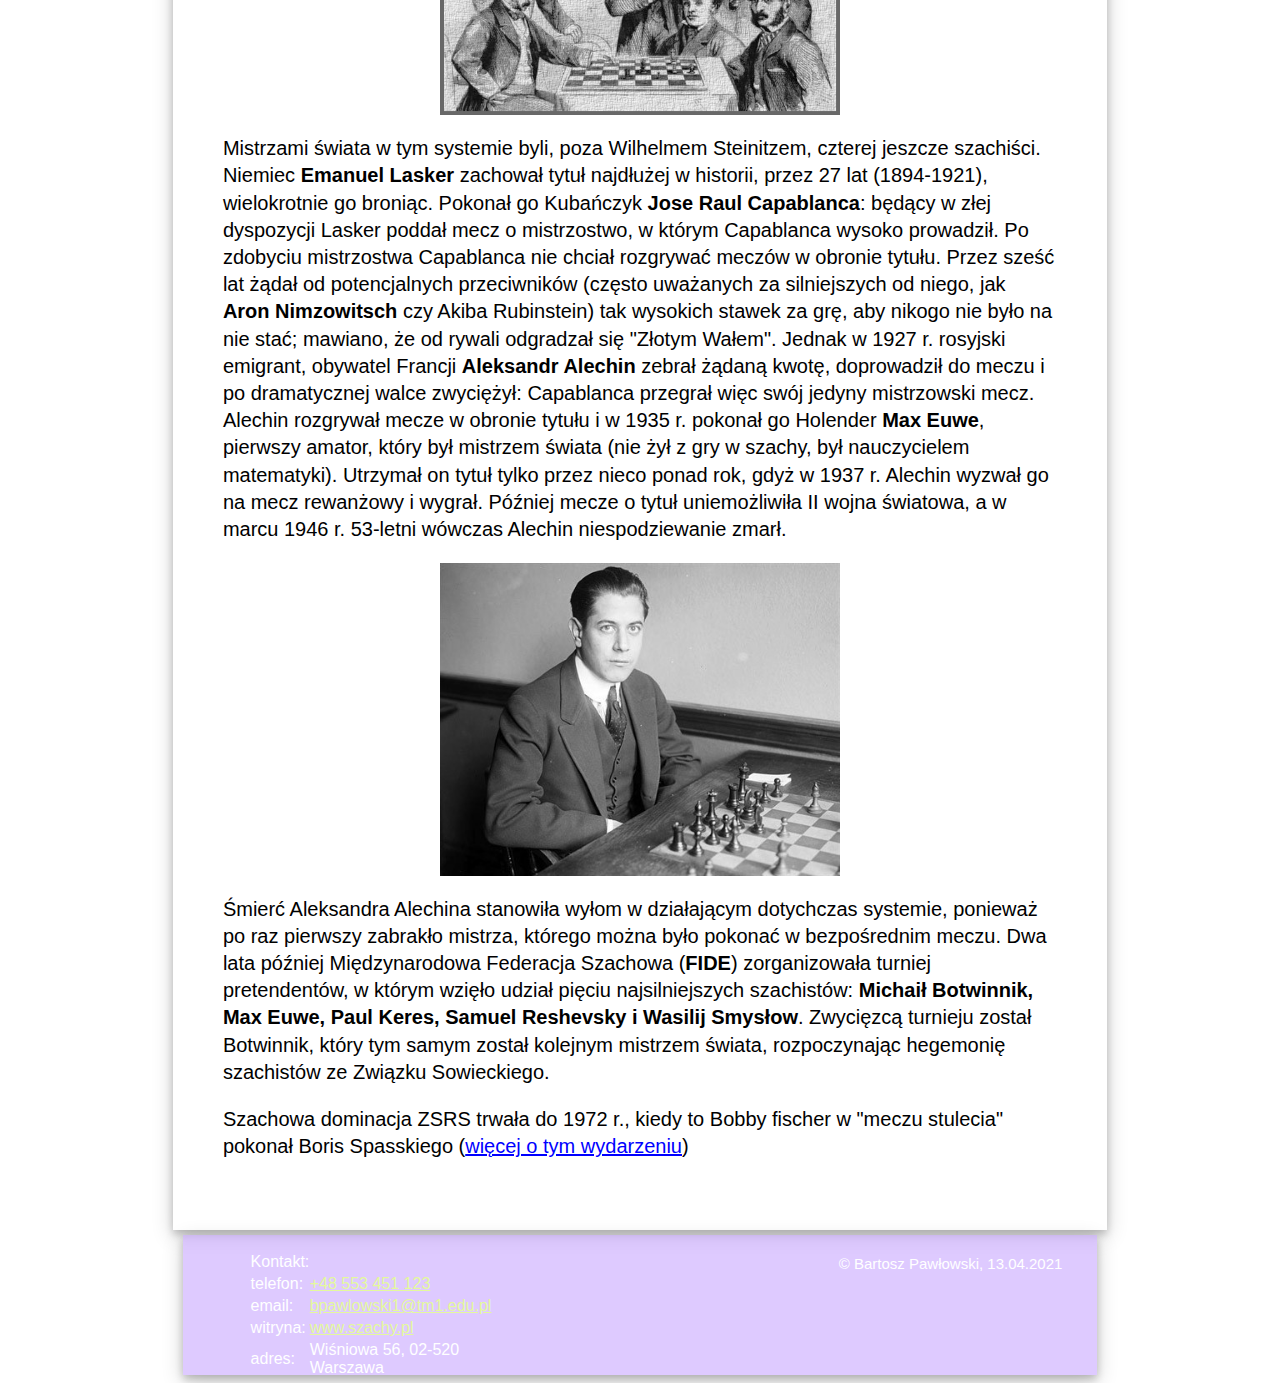
<file: historia.html>
<!DOCTYPE html>
<html>
	<head>
		<meta charset="utf-8" />
		<title>Historia Szachów</title>
		<meta name="robots" content="index" />
		<meta name="copyright" content="(c)2021 Bartosz Pawłowski" />
		<meta name="keywords" content="Szachy, Szachiści, gra królewska" />
		<meta name="description" content="Strona o szachach" />
		<meta name="author" conent="Bartosz Pawłowski">
		<meta name="generator" content="Notepad++" />
		<meta http-equiv="creation-date" content="13.04.2021" />
		<meta http-equiv="reply-to" content="bpawlowski1@tm1.edu" />
		<meta http-equiv="default-style" content="preferowane style sheet" />
		<link rel="stylesheet" type="text/css" href="style.css" />
		<link rel = "icon" href = 
"[data-uri]" 
        type = "image/x-icon">
		<style>
			img
			{display: block;
			margin-left: auto;
			margin-right: auto;
			width: 400px;
			
			}
			a
			{color: #E4F99C;
			}
			table
			{margin-left:50px;
			width: 30%;
			float: left;
			}
		</style>
	</head>
	<body>
		<header>
			<p><b>Historia szachów</b></p>
		</header>
		<nav>
			<p><a href="index.html" target="_self">strona główna</a> &nbsp; &nbsp; <a href="historia.html">historia szachów</a> &nbsp; &nbsp; <a href="najslynniejsi_szachisci.html">znani szachiści</a> &nbsp; &nbsp; <a href="ankieta.html">ankieta</a> &nbsp; &nbsp; <a href="zasady.html">zasady gry</a></p>
		</nav>
		<section>
			<p>Historia szachów sięga VI wieku, kiedy to gra pojawiła się w Persji, docierając do niej z Indii. W perskim utworze poetyckim powstałym na przełomie VII 
			i VIII w. opisana została ówczesna historia szachów oraz przedstawione zasady gry. Kolejno szachy znalazły uznanie w krajach arabskich, do których trafiły po
			podbiciu Persów przez Arabów, a stąd rozprzestrzeniły się na Europę.</p>

			<p>Tutaj dotarły najpierw do Hiszpanii, Włoch i Francji, następnie do Niemiec i Anglii. Kolejno zainteresowali się nimi Skandynawowie. Prawdopodobnie bezpośrednio
			ze Wschodu szachy przywędrowały w IX wieku do Rosji, natomiast w Polsce znane były w wieku XII. Nie wiadomo jednak nic o tym, w jaki sposób i kiedy pojawiły się
			na naszych ziemiach.</p>
			<p><img src="images/historia.jpg"></p>
			<p>W Europie szczególny rozkwit szachów rozpoczął się w XVI wieku. Na wzrost zainteresowania nimi miała wpływ, poza innymi czynnikami, zmiana zasad 
			gry zaproponowana przez włoskich szachistów w końcu XV wieku. Zmiana ta dotyczyła tylko ruchów dwóch figur, ale w istotny sposób wpłynęła na atrakcyjność gry.
			Hetman z najsłabszej figury-poruszającej się tylko o jedno pole na ukos-stał się najsilniejszą figurą, zwiększono też zasięg działania gońca. Mając na względzie 
			dalsze uatrakcyjnienie gry, wprowadzono specjalne posunięcie – roszadę.</p>
			<p>Po wprowadzeniu zmian zasad rozgrywania partii, pierwszy podręcznik gry w szachy według nowych zasad opracował <b>Lucena</b> w 1497 roku. Następnie w 1512 roku <b>Damiano</b>,
			w 1561 <b>Ruy Lopez</b> a w 1601 <b>Alessandro Salvio</b> wydali swoje publikacje. Pierwszy w Polsce podręcznik gry w szachy opracował na początku XVIII wieku <b>Jan Ostroróg</b>, jednakże
			nie został on opublikowany. Dopiero w 1835 roku wydano drukiem polski podręcznik gry w szachy, którego autorem był <b>Kazimierz Krupski</b>.</p>
			<p>Za pierwszy oficjalny mecz o tytuł mistrza uważa się ten rozegrany w 1886 roku, w którym <b>Wilhelm Steinitz</b> pokonał <b>Johannesa Zukertorta</b>. W XIX i w pierwszej połowie
			XX wieku mecze mistrzowskie odbywały się według bardzo nieformalnych zasad. Szachista, który uważał się za silniejszego od aktualnego mistrza świata, po prostu wyzywał
			go na szachowy pojedynek. Nie istniał formalny system kwalifikacji. Zasady rozgrywania meczów nie były sztywno ustalone i stawały się przedmiotem czasami bardzo trudnych
			negocjacji, w których decydujący głos miał zazwyczaj aktualny mistrz świata. Z tego powodu niektórzy wybitni szachiści (m.in. najwybitniejszy polski arcymistrz <b>Akiba
			Rubinstein</b>), którzy aspirowali do tytułu mistrza, takiej szansy byli pozbawieni. Niemniej powszechnie uważa się, że nieformalny system działał skutecznie i wyłaniał
			mistrzów, którzy rzeczywiście byli najsilniejszymi graczami swoich czasów.</p>
			<p><img src="images/historia2.png"></p>

			<p>Mistrzami świata w tym systemie byli, poza Wilhelmem Steinitzem, czterej jeszcze szachiści. Niemiec <b>Emanuel Lasker</b> zachował tytuł najdłużej w historii, przez
			27 lat (1894-1921), wielokrotnie go broniąc. Pokonał go Kubańczyk <b>Jose Raul Capablanca</b>: będący w złej dyspozycji Lasker poddał mecz o mistrzostwo, w którym Capablanca
			wysoko prowadził. Po zdobyciu mistrzostwa Capablanca nie chciał rozgrywać meczów w obronie tytułu. Przez sześć lat żądał od potencjalnych przeciwników (często uważanych
			za silniejszych od niego, jak <b>Aron Nimzowitsch</b> czy Akiba Rubinstein) tak wysokich stawek za grę, aby nikogo nie było na nie stać; mawiano, że od rywali odgradzał się
			"Złotym Wałem". Jednak w 1927 r. rosyjski emigrant, obywatel Francji <b>Aleksandr Alechin</b> zebrał żądaną kwotę, doprowadził do meczu i po dramatycznej walce zwyciężył:
			Capablanca przegrał więc swój jedyny mistrzowski mecz. Alechin rozgrywał mecze w obronie tytułu i w 1935 r. pokonał go Holender <b>Max Euwe</b>, pierwszy amator, który był 
			mistrzem świata (nie żył z gry w szachy, był nauczycielem matematyki). Utrzymał on tytuł tylko przez nieco ponad rok, gdyż w 1937 r. Alechin wyzwał go na mecz rewanżowy
			i wygrał. Później mecze o tytuł uniemożliwiła II wojna światowa, a w marcu 1946 r. 53-letni wówczas Alechin niespodziewanie zmarł.</p>
			
			<p><img src="images/historia3.jpg"></p>
			<p>Śmierć Aleksandra Alechina stanowiła wyłom w działającym dotychczas systemie, ponieważ po raz pierwszy zabrakło mistrza, którego można było pokonać w
			bezpośrednim meczu. Dwa lata później Międzynarodowa Federacja Szachowa (<b>FIDE</b>) zorganizowała turniej pretendentów, w którym wzięło udział pięciu najsilniejszych 
			szachistów: <b>Michaił Botwinnik, Max Euwe, Paul Keres, Samuel Reshevsky i Wasilij Smysłow</b>. Zwycięzcą turnieju został Botwinnik, który tym samym został kolejnym mistrzem
			świata, rozpoczynając hegemonię szachistów ze Związku Sowieckiego.</p>
			<p>Szachowa dominacja ZSRS trwała do 1972 r., kiedy to Bobby fischer w "meczu stulecia" pokonał Boris Spasskiego (<a style="color:blue;" href="fischer.html">więcej o tym wydarzeniu</a>)</p>
		</section>
		<footer>
			<div>
				<table>
					<tr>
						<td colspan="2">Kontakt:<td>
					</tr>
					<tr>
						<td>telefon:</td><td> <a href="tel:+48553451123">+48 553 451 123</a> </td>
					</tr>
					<tr>
						<td>email:</td><td> <a href="mailto:bpawlowski1@tm1.edu.pl">bpawlowski1@tm1.edu.pl</a></td>
					</tr>
					<tr>
						<td>witryna:</td><td> <a href="index.html">www.szachy.pl</a></td>
					</tr>
					<tr>
						<td>adres:</td><td>Wiśniowa 56, 02-520 Warszawa</td>
					</tr>
				</table>
			</div>
			<div style="float: right; margin-right: 20px;">
				<p>&#169; Bartosz Pawłowski, 13.04.2021</p>
			</div>
		</footer>
	</body>
</html>
</file>
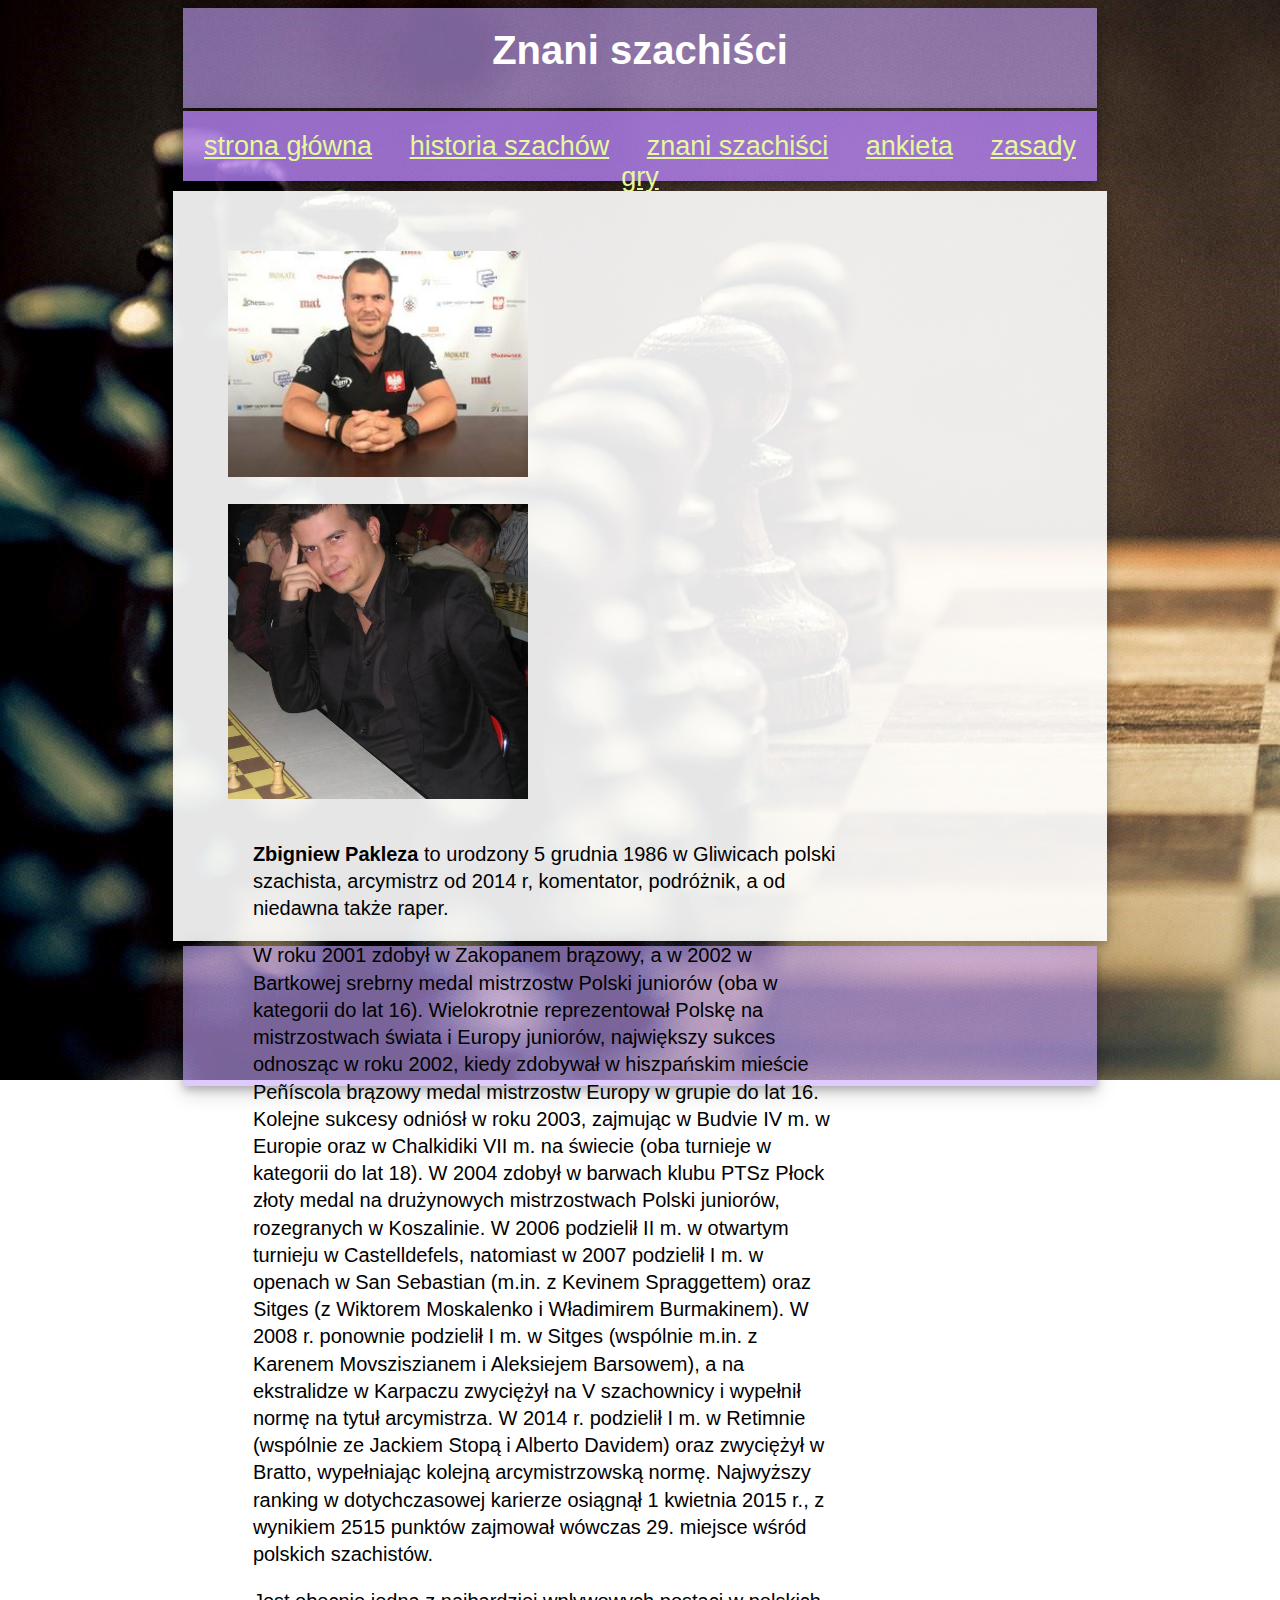
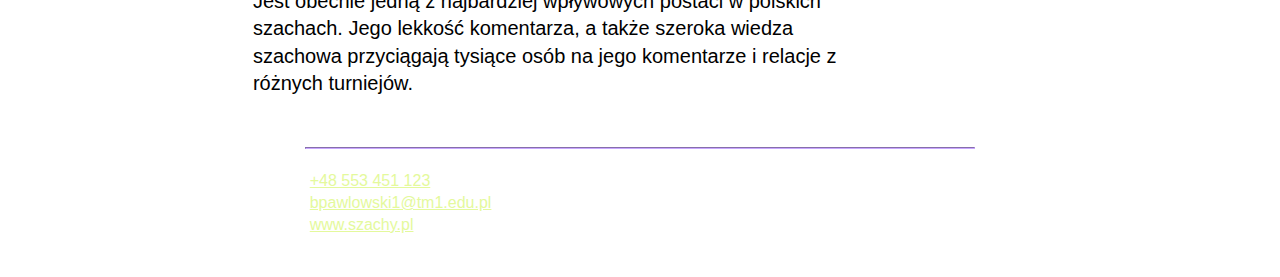
<file: pakleza.html>
<!DOCTYPE html>
<html>
	<head>
		<meta charset="utf-8" />
		<title>Zbigniew Pakleza</title>
		<meta name="robots" content="index" />
		<meta name="copyright" content="(c)2021 Bartosz Pawłowski" />
		<meta name="keywords" content="Szachy, Szachiści, gra królewska" />
		<meta name="description" content="Strona o szachach" />
		<meta name="author" conent="Bartosz Pawłowski">
		<meta name="generator" content="Notepad++" />
		<meta http-equiv="creation-date" content="13.04.2021" />
		<meta http-equiv="reply-to" content="bpawlowski1@tm1.edu" />
		<meta http-equiv="default-style" content="preferowane style sheet" />
		<link rel="stylesheet" type="text/css" href="style.css" />
		<link rel = "icon" href = 
"[data-uri]" 
        type = "image/x-icon">
		<style>

			a
				{color: #E4F99C;}
			table
				{margin-left:50px;
				width: 30%;
				float: left;}
			.container
				{float: left;
				margin: 5px;
				}
			article
				{float: left;
				width: 70%;
				margin: 30px;
				margin-top: 5px;
				}
			.article
				{height: 1100px;}
			section
				{height: 650px;}
			img
				{width: 300px}
		</style>
	</head>
	<body>
		<header>
			<p><b>Znani szachiści</b></p>
			
		</header>
		<nav>
			<p><a href="index.html" target="_self">strona główna</a> &nbsp; &nbsp; <a href="historia.html">historia szachów</a> &nbsp; &nbsp; <a href="najslynniejsi_szachisci.html">znani szachiści</a> &nbsp; &nbsp; <a href="ankieta.html">ankieta</a> &nbsp; &nbsp; <a href="zasady.html">zasady gry</a></p>
		</nav>
		<section>

			<div class="container"><p><img src="images/pakleza.jfif"></p>
			<p><img src="images/pakleza2.jpg"></p>
			</div>
			<article><p><b>Zbigniew Pakleza</b> to urodzony 5 grudnia 1986 w Gliwicach polski szachista, arcymistrz od 2014 r, komentator, podróżnik, a od niedawna także raper.</p>
			<p>W roku 2001 zdobył w Zakopanem brązowy, a w 2002 w Bartkowej srebrny medal mistrzostw Polski juniorów (oba w kategorii do lat 16). Wielokrotnie reprezentował 
			Polskę na mistrzostwach świata i Europy juniorów, największy sukces odnosząc w roku 2002, kiedy zdobywał w hiszpańskim mieście Peñíscola brązowy medal mistrzostw
			Europy w grupie do lat 16. Kolejne sukcesy odniósł w roku 2003, zajmując w Budvie IV m. w Europie oraz w Chalkidiki VII m. na świecie (oba turnieje w kategorii do lat 18).
			W 2004 zdobył w barwach klubu PTSz Płock złoty medal na drużynowych mistrzostwach Polski juniorów, rozegranych w Koszalinie. W 2006 podzielił II m. w otwartym turnieju
			w Castelldefels, natomiast w 2007 podzielił I m. w openach w San Sebastian (m.in. z Kevinem Spraggettem) oraz Sitges (z Wiktorem Moskalenko i Władimirem Burmakinem). 
			W 2008 r. ponownie podzielił I m. w Sitges (wspólnie m.in. z Karenem Movsziszianem i Aleksiejem Barsowem), a na ekstralidze w Karpaczu zwyciężył na V szachownicy i 
			wypełnił normę na tytuł arcymistrza. W 2014 r. podzielił I m. w Retimnie (wspólnie ze Jackiem Stopą i Alberto Davidem) oraz zwyciężył w Bratto, wypełniając kolejną 
			arcymistrzowską normę. Najwyższy ranking w dotychczasowej karierze osiągnął 1 kwietnia 2015 r., z wynikiem 2515 punktów zajmował wówczas 29. 
			miejsce wśród polskich szachistów.</p><p>Jest obecnie jedną z najbardziej wpływowych postaci w polskich szachach. Jego lekkość komentarza, a także szeroka wiedza szachowa
			przyciągają tysiące osób na jego komentarze i relacje z różnych turniejów.</p></article>
			<hr>
		</section>
		<footer>
			<div>
				<table>
					<tr>
						<td colspan="2">Kontakt:<td>
					</tr>
					<tr>
						<td>telefon:</td><td> <a href="tel:+48553451123">+48 553 451 123</a> </td>
					</tr>
					<tr>
						<td>email:</td><td> <a href="mailto:bpawlowski1@tm1.edu.pl">bpawlowski1@tm1.edu.pl</a></td>
					</tr>
					<tr>
						<td>witryna:</td><td> <a href="index.html">www.szachy.pl</a></td>
					</tr>
					<tr>
						<td>adres:</td><td>Wiśniowa 56, 02-520 Warszawa</td>
					</tr>
				</table>
			</div>
			<div style="float: right; margin-right: 20px;">
				<p>&#169; Bartosz Pawłowski, 13.04.2021</p>
			</div>
		</footer>
	</body>
</html>
</file>
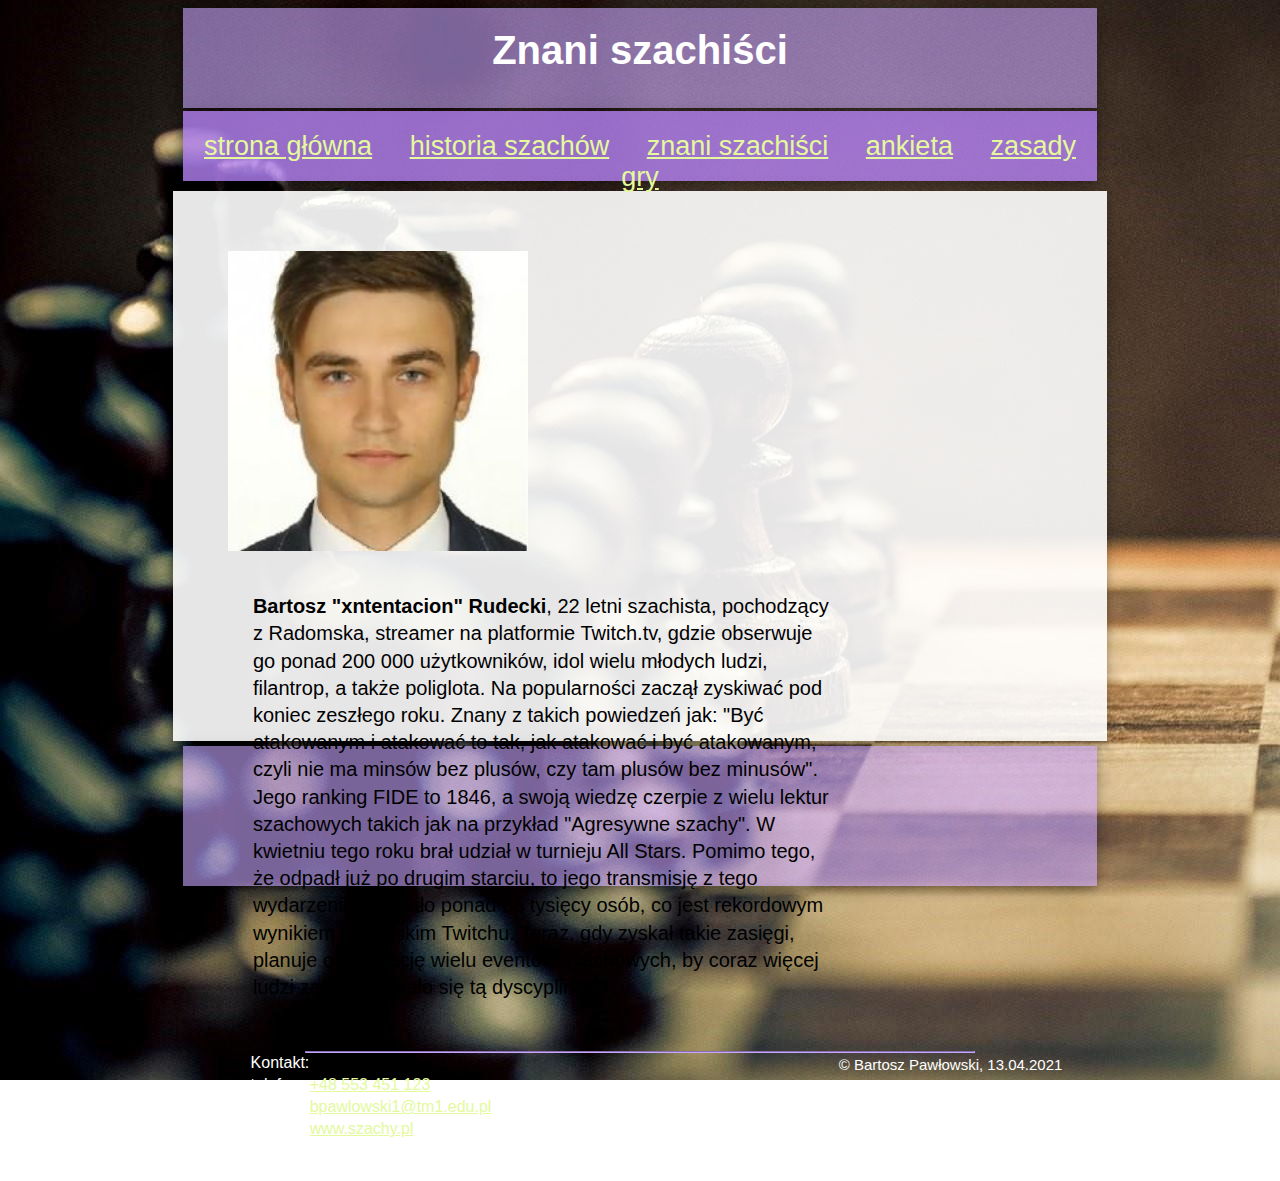
<file: rudecki.html>
<!DOCTYPE html>
<html>
	<head>
		<meta charset="utf-8" />
		<title>Bartosz Rudecki</title>
		<meta name="robots" content="index" />
		<meta name="copyright" content="(c)2021 Bartosz Pawłowski" />
		<meta name="keywords" content="Szachy, Szachiści, gra królewska" />
		<meta name="description" content="Strona o szachach" />
		<meta name="author" conent="Bartosz Pawłowski">
		<meta name="generator" content="Notepad++" />
		<meta http-equiv="creation-date" content="13.04.2021" />
		<meta http-equiv="reply-to" content="bpawlowski1@tm1.edu" />
		<meta http-equiv="default-style" content="preferowane style sheet" />
		<link rel="stylesheet" type="text/css" href="style.css" />
		<link rel = "icon" href = 
"[data-uri]" 
        type = "image/x-icon">
		<style>

			a
				{color: #E4F99C;}
			table
				{margin-left:50px;
				width: 30%;
				float: left;}
			.container
				{float: left;
				margin: 5px;
				}
			article
				{float: left;
				width: 70%;
				margin: 30px;
				margin-top: 5px;
				}
			.article
				{height: 1100px;}
			section
				{height: 450px;}
			img
				{width: 300px}
		</style>
	</head>
	<body>
		<header>
			<p><b>Znani szachiści</b></p>
			
		</header>
		<nav>
			<p><a href="index.html" target="_self">strona główna</a> &nbsp; &nbsp; <a href="historia.html">historia szachów</a> &nbsp; &nbsp; <a href="najslynniejsi_szachisci.html">znani szachiści</a> &nbsp; &nbsp; <a href="ankieta.html">ankieta</a> &nbsp; &nbsp; <a href="zasady.html">zasady gry</a></p>
		</nav>
		<section>
		
			<div class="container"><p><img src="images/rudecki.jpeg"></p>
			</div>
			<article><p><b>Bartosz "xntentacion" Rudecki</b>, 22 letni szachista, pochodzący z Radomska, streamer na platformie Twitch.tv, gdzie obserwuje go ponad 200 000 użytkowników, 
			idol wielu młodych ludzi, filantrop, a także poliglota. Na popularności zaczął zyskiwać pod koniec zeszłego roku. Znany z takich powiedzeń jak: "Być atakowanym
			i atakować to tak, jak atakować i być atakowanym, czyli nie ma minsów bez plusów, czy tam plusów bez minusów". Jego ranking FIDE to 1846, a swoją wiedzę czerpie z wielu 
			lektur szachowych takich jak na przykład "Agresywne szachy". W kwietniu tego roku brał udział w turnieju All Stars. Pomimo tego, że odpadł już po drugim starciu, to jego 
			transmisję z tego wydarzenia oglądało ponad 56 tysięcy osób, co jest rekordowym wynikiem na polskim Twitchu. Teraz, gdy zyskał takie zasięgi, planuje organizację wielu	
			eventów szachowych, by coraz więcej ludzi zainteresowało się tą dyscypliną.</p></article>
			<hr>

			</article>
		</section>
		<footer>
			<div>
				<table>
					<tr>
						<td colspan="2">Kontakt:<td>
					</tr>
					<tr>
						<td>telefon:</td><td> <a href="tel:+48553451123">+48 553 451 123</a> </td>
					</tr>
					<tr>
						<td>email:</td><td> <a href="mailto:bpawlowski1@tm1.edu.pl">bpawlowski1@tm1.edu.pl</a></td>
					</tr>
					<tr>
						<td>witryna:</td><td> <a href="index.html">www.szachy.pl</a></td>
					</tr>
					<tr>
						<td>adres:</td><td>Wiśniowa 56, 02-520 Warszawa</td>
					</tr>
				</table>
			</div>
			<div style="float: right; margin-right: 20px;">
				<p>&#169; Bartosz Pawłowski, 13.04.2021</p>
			</div>
		</footer>
	</body>
</html>
</file>
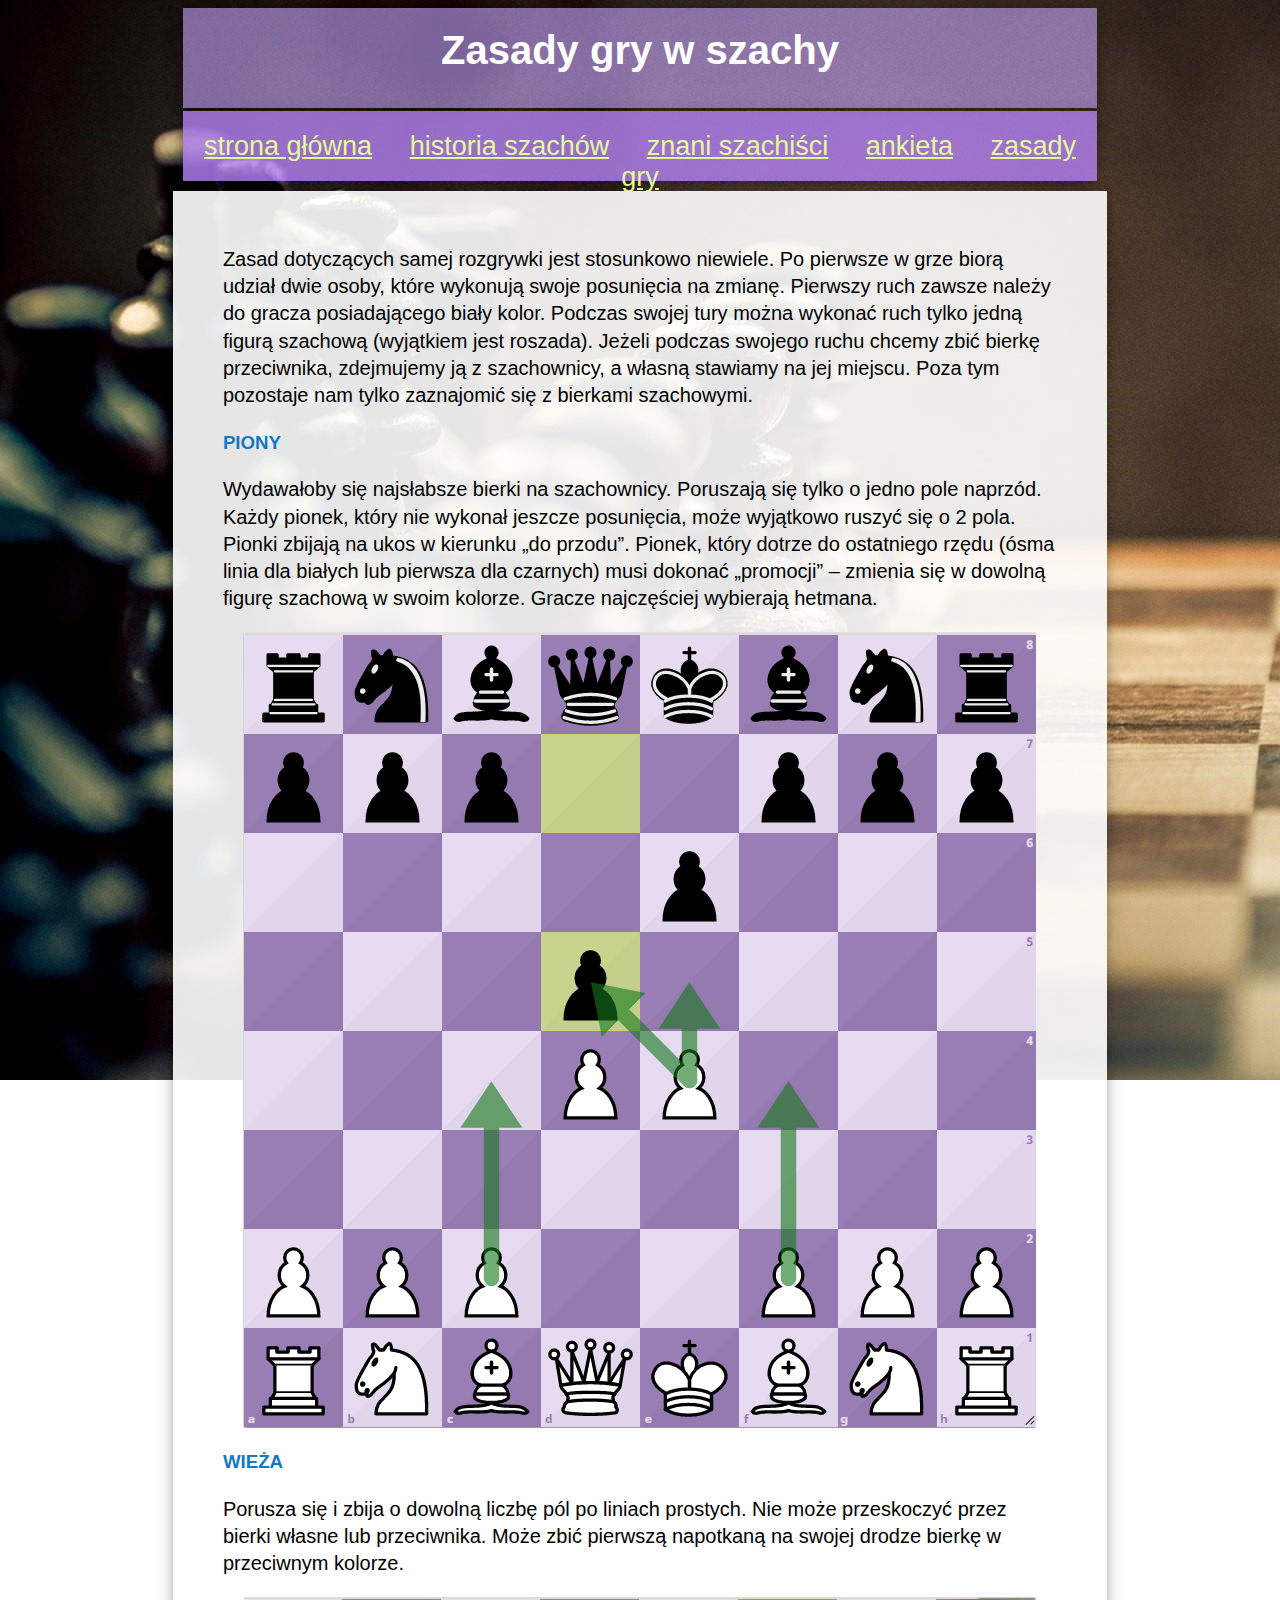
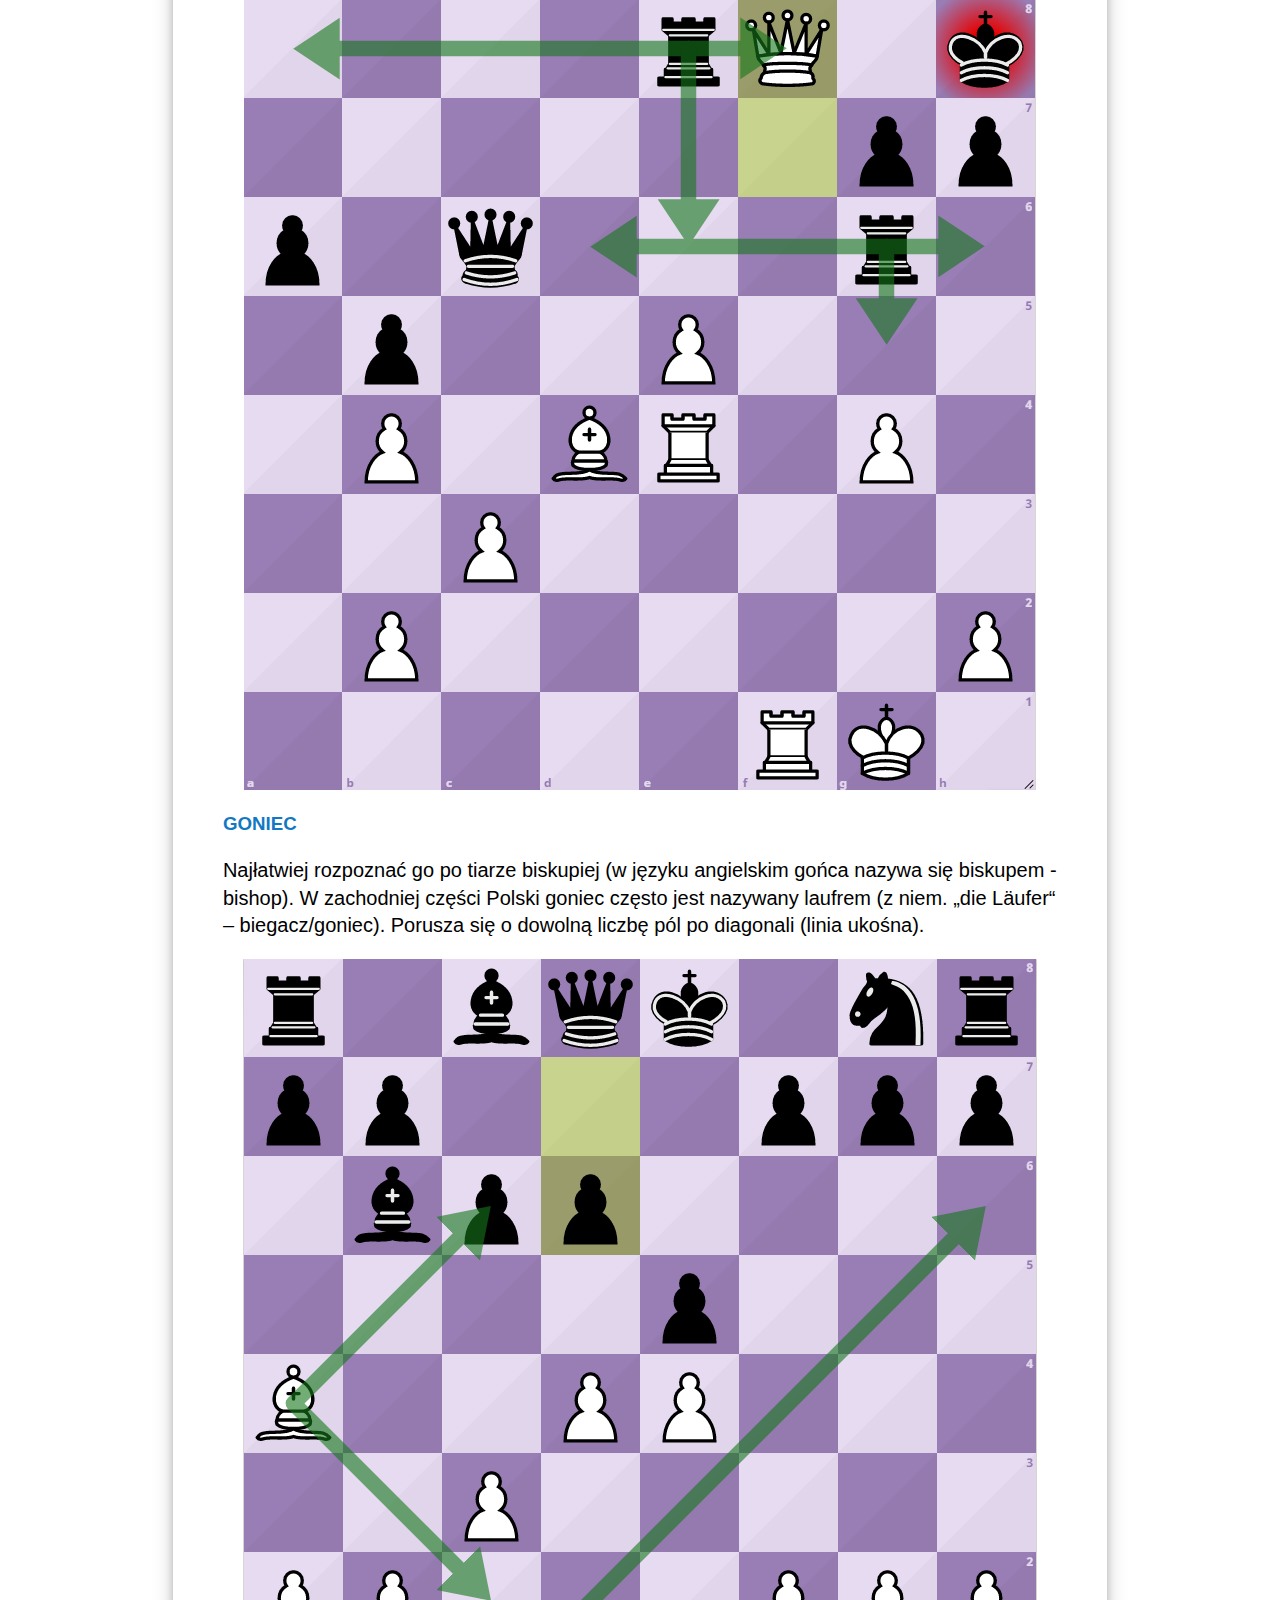
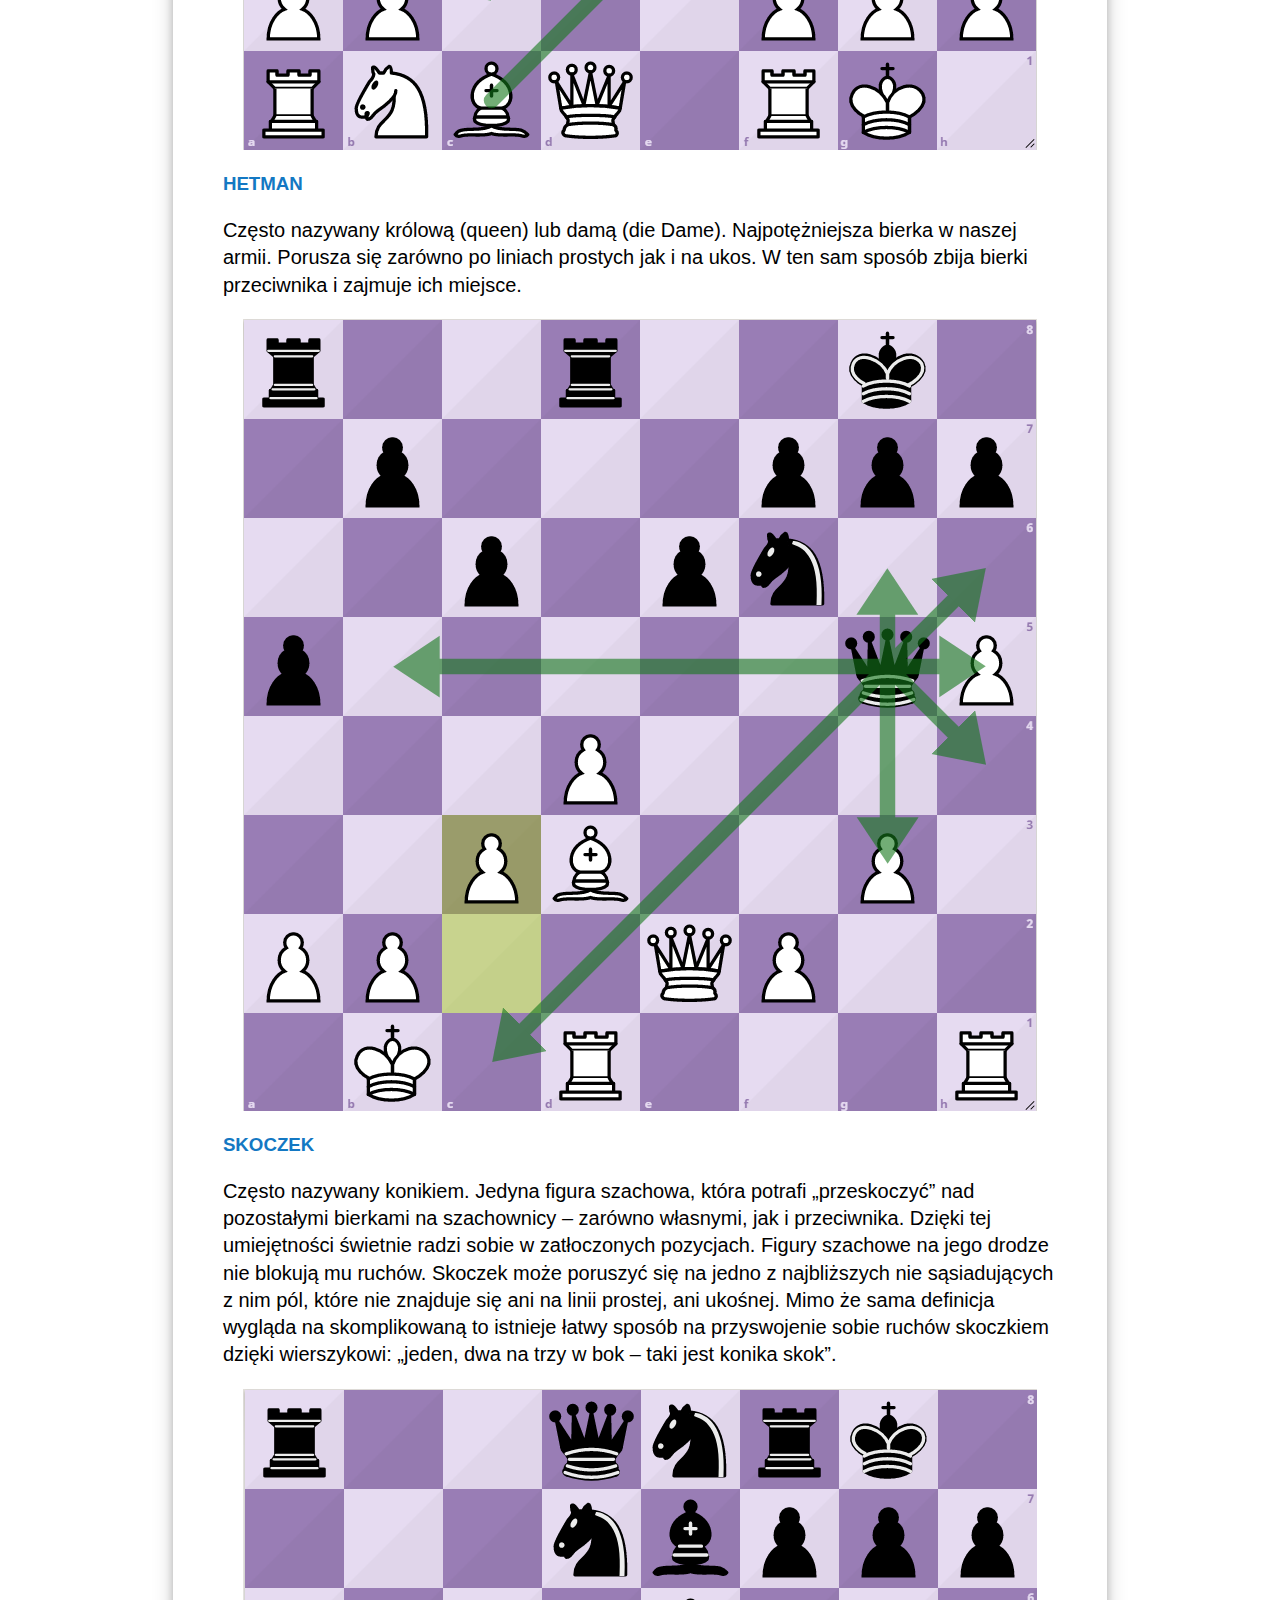
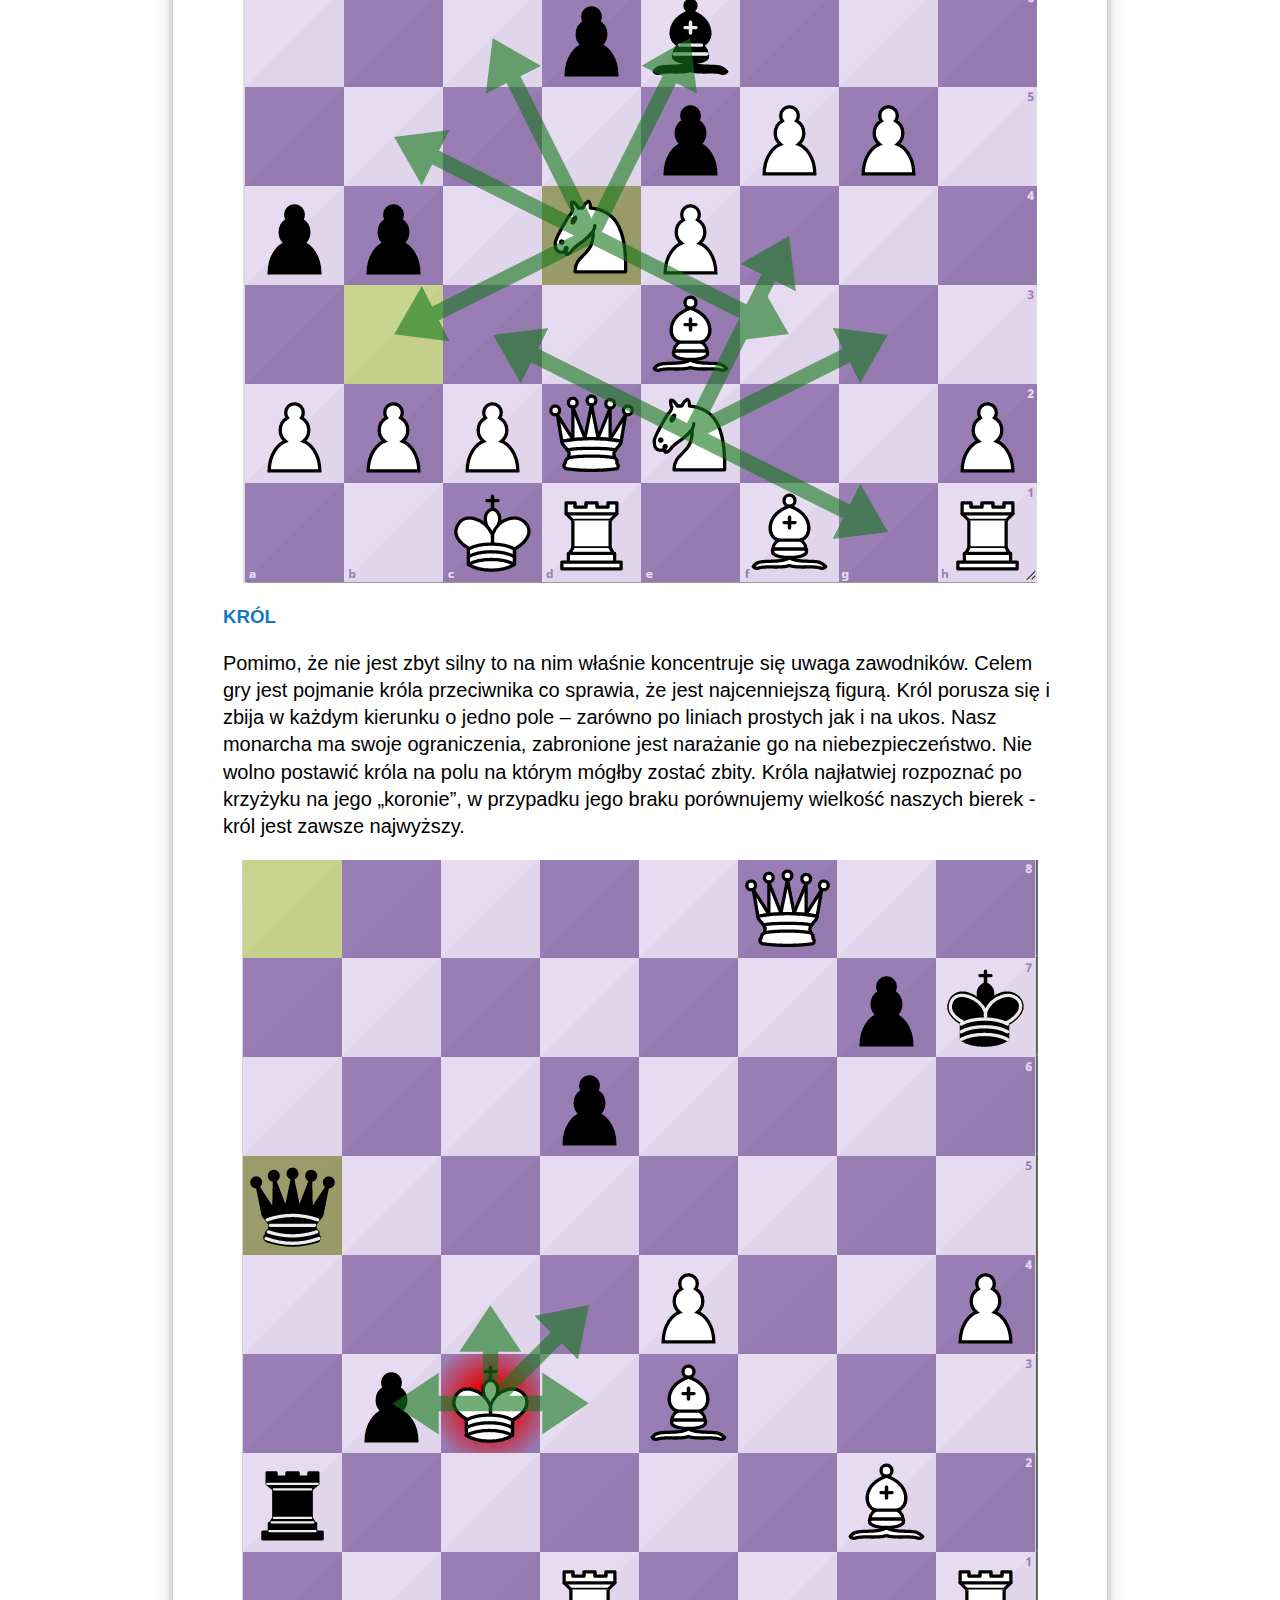
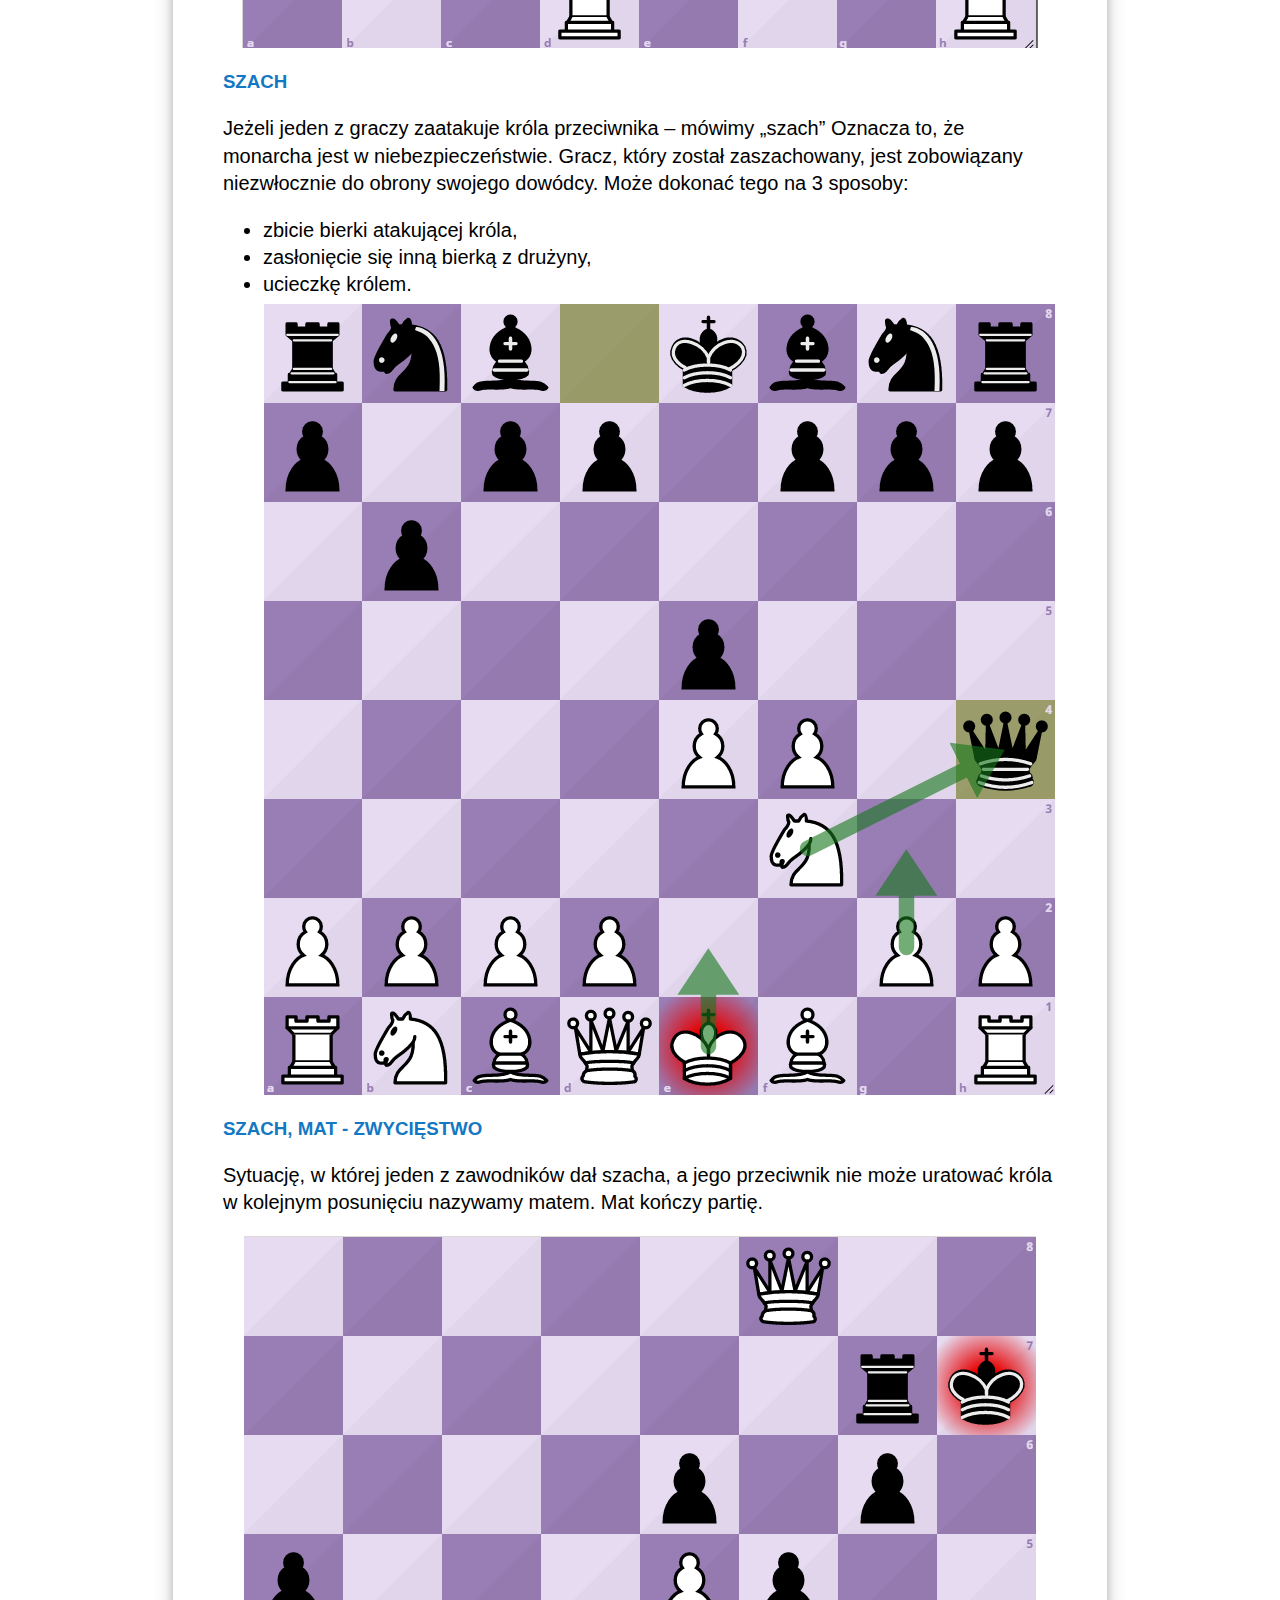
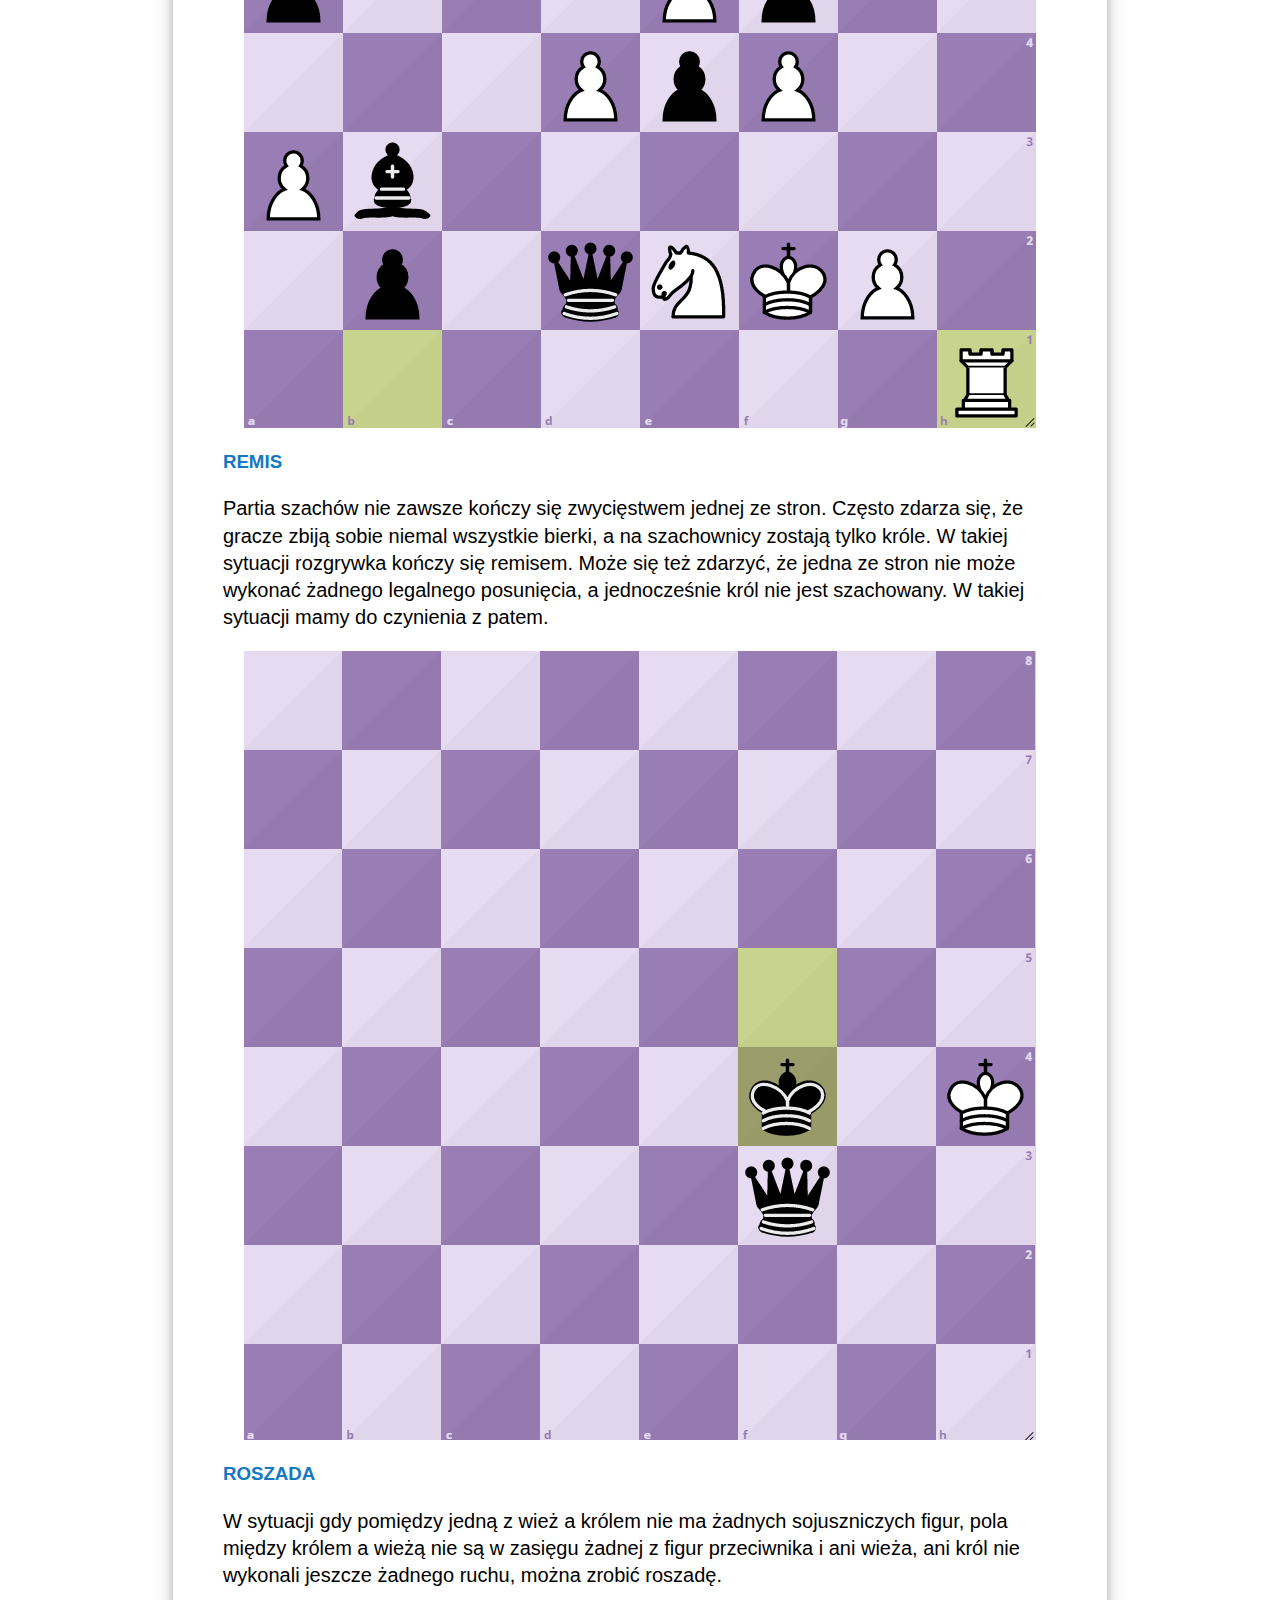
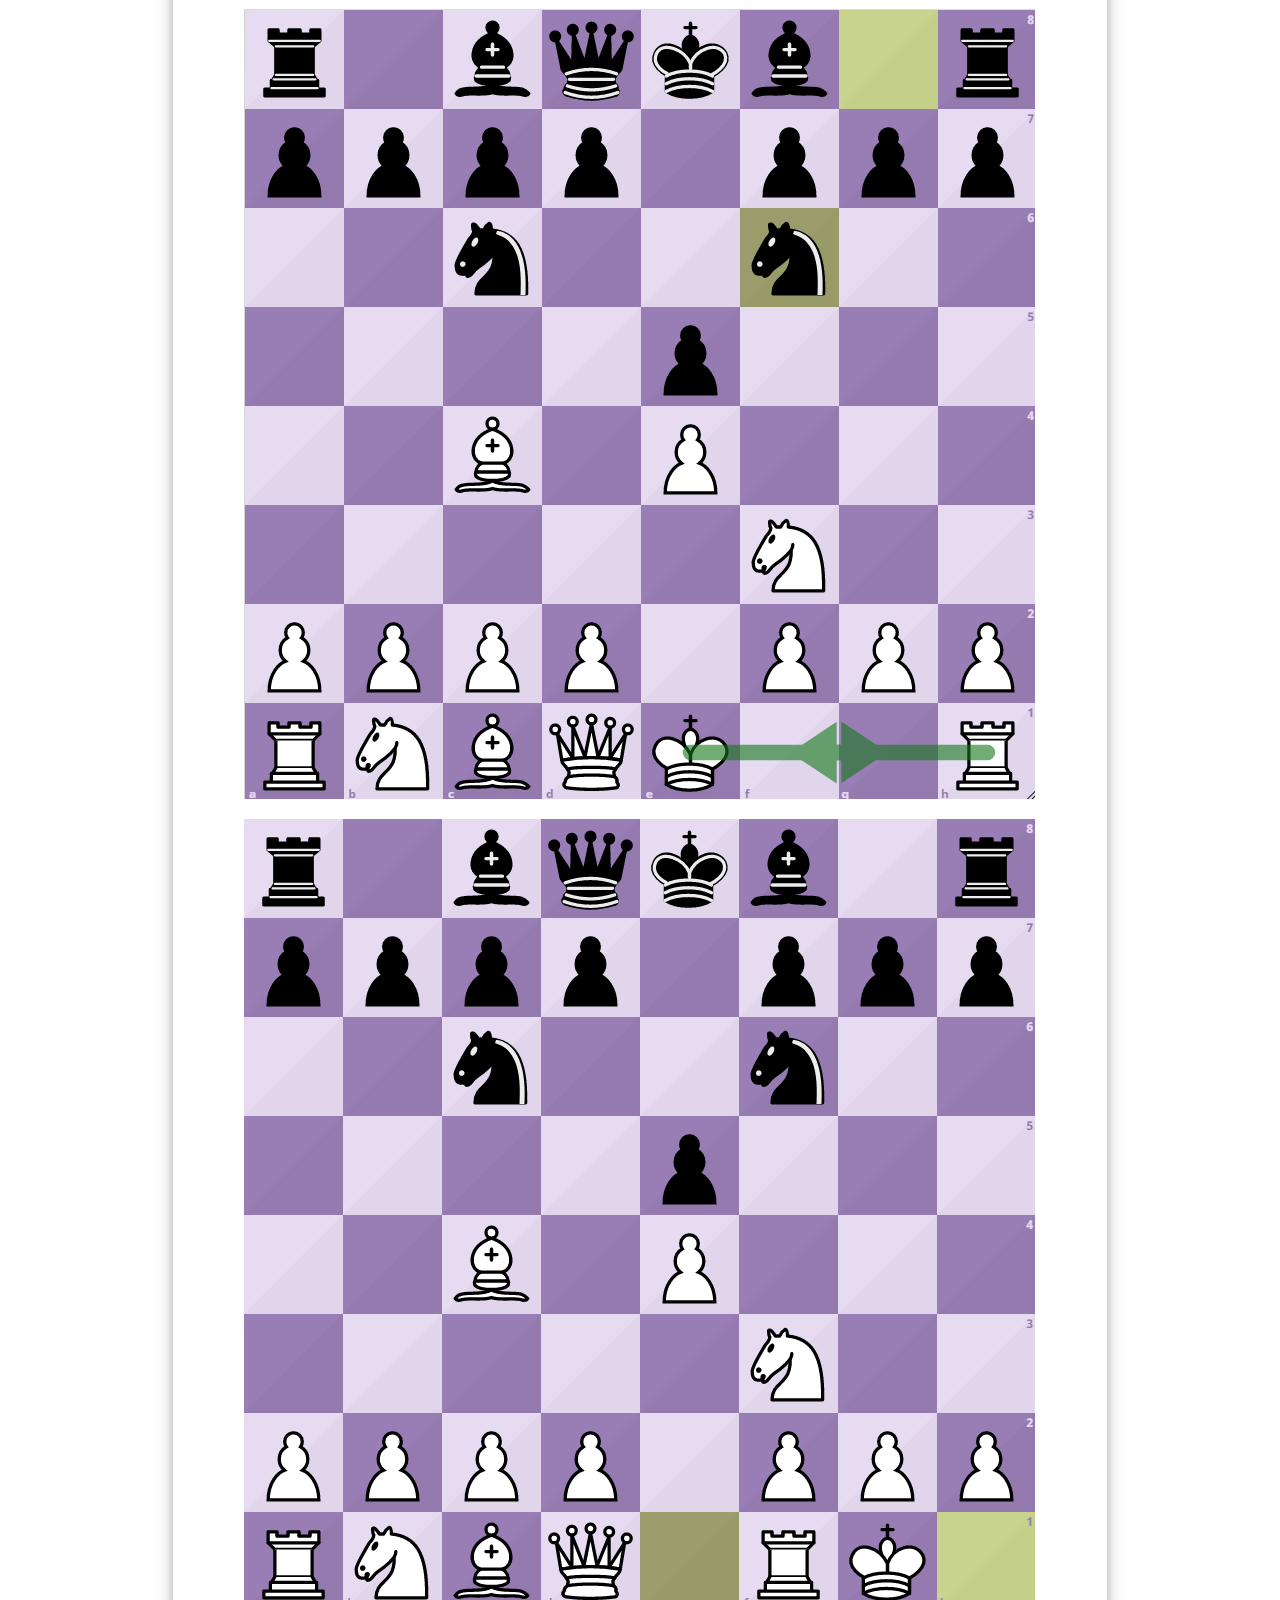
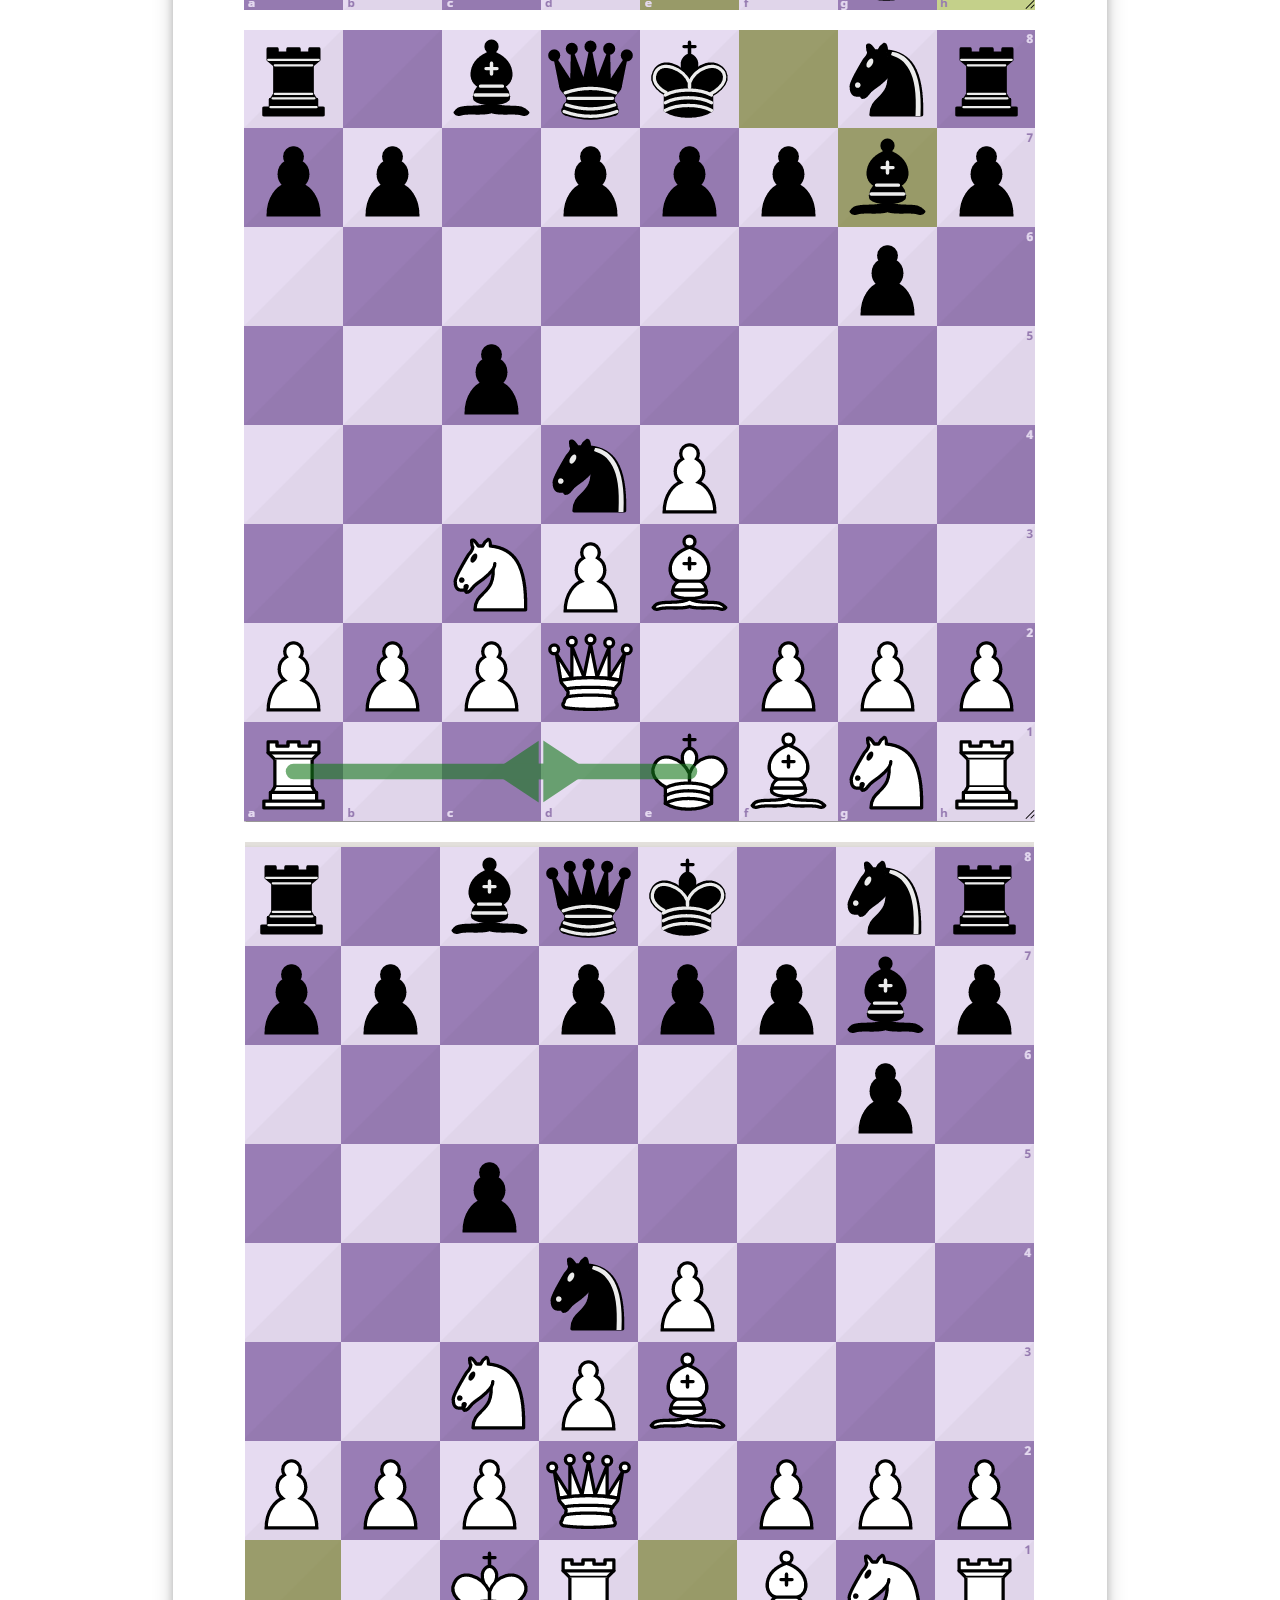
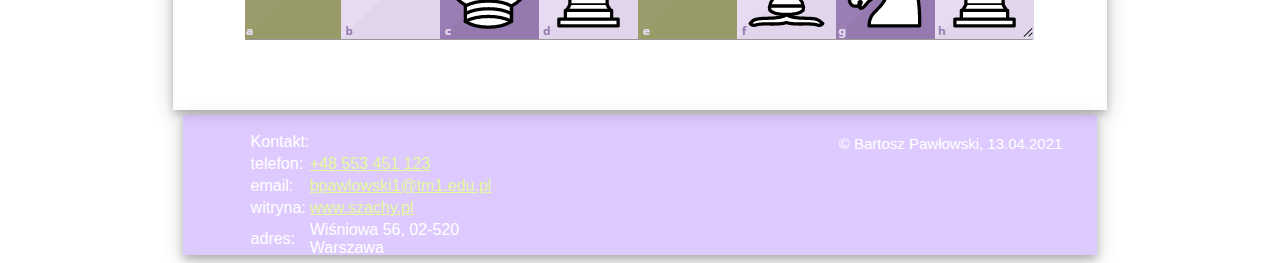
<file: zasady.html>
<!DOCTYPE html>
<html>
	<head>
		<meta charset="utf-8" />
		<link rel="stylesheet" type="text/css" href="style.css" />
		<title>Zasady gry</title>
		<meta name="robots" content="index" />
		<meta name="copyright" content="(c)2021 Bartosz Pawłowski" />
		<meta name="keywords" content="Szachy, Szachiści, gra królewska" />
		<meta name="description" content="Strona o szachach" />
		<meta name="author" conent="Bartosz Pawłowski">
		<meta name="generator" content="Notepad++" />
		<meta http-equiv="creation-date" content="13.04.2021" />
		<meta http-equiv="reply-to" content="bpawlowski1@tm1.edu" />
		<meta http-equiv="default-style" content="preferowane style sheet" />
		<link rel = "icon" href = 
"[data-uri]" 
        type = "image/x-icon">
		<style>
			img
			{display: block;
			margin-left: auto;
			margin-right: auto;
			}
			a
			{color: #E4F99C;
			}
			table
			{margin-left:50px;
			width: 30%;
			float: left;
			}
		</style>
	</head>
	<body>
		<header>
			<p><b>Zasady gry w szachy</b></p>
		</header>
		<nav>
			<p><a href="index.html" target="_self">strona główna</a> &nbsp; &nbsp; <a href="historia.html">historia szachów</a> &nbsp; &nbsp; <a href="najslynniejsi_szachisci.html">znani szachiści</a> &nbsp; &nbsp; <a href="ankieta.html">ankieta</a> &nbsp; &nbsp; <a href="zasady.html">zasady gry</a></p>
		</nav>
		<section>
			<p>Zasad dotyczących samej rozgrywki jest stosunkowo niewiele. Po pierwsze w grze biorą udział dwie osoby, 
			które wykonują swoje posunięcia na zmianę. Pierwszy ruch zawsze należy do gracza posiadającego biały kolor. 
			Podczas swojej tury można wykonać ruch tylko jedną figurą szachową (wyjątkiem jest roszada). Jeżeli podczas 
			swojego ruchu chcemy zbić bierkę przeciwnika, zdejmujemy ją z szachownicy, a własną stawiamy na jej miejscu. 
			Poza tym pozostaje nam tylko zaznajomić się z bierkami szachowymi.</p>
			<p><h3>PIONY</h3></p>
			<p>Wydawałoby się najsłabsze bierki na szachownicy. Poruszają się tylko o jedno pole naprzód. Każdy pionek, 
			który nie wykonał jeszcze posunięcia, może wyjątkowo ruszyć się o 2 pola. Pionki zbijają na ukos w 
			kierunku „do przodu”. Pionek, który dotrze do ostatniego rzędu (ósma linia dla białych lub pierwsza dla czarnych)
			musi dokonać „promocji” – zmienia się w dowolną figurę szachową w swoim kolorze. Gracze najczęściej wybierają hetmana.</p>
			<img src="images/piony.png" alt="ruchy piona" />
			<p><h3>WIEŻA</h3></p>
			<p>Porusza się i zbija o dowolną liczbę pól po liniach prostych. Nie może przeskoczyć przez bierki własne lub przeciwnika.
			Może zbić pierwszą napotkaną na swojej drodze bierkę w przeciwnym kolorze.</p>
			<img src="images/wieza.png" alt="ruchy wieży" />
			<p><h3>GONIEC</h3></p>
			<p>Najłatwiej rozpoznać go po tiarze biskupiej (w języku angielskim gońca nazywa się biskupem - bishop). W zachodniej części 
			Polski goniec często jest nazywany laufrem (z niem. „die Läufer“ – biegacz/goniec).
			Porusza się o dowolną liczbę pól po diagonali (linia ukośna).</p>
			<img src="images/goniec.png" alt="ruchy gońca" />
			<p><h3>HETMAN</h3></p>
			<p>Często nazywany królową (queen) lub damą (die Dame). Najpotężniejsza bierka w naszej armii. 
			Porusza się zarówno po liniach prostych jak i na ukos. W ten sam sposób zbija bierki przeciwnika i zajmuje ich miejsce.</p>
			<img src="images/hetman.png" alt="ruchy hetmana" />
			<p><h3>SKOCZEK</h3></p>
			<p>Często nazywany konikiem. Jedyna figura szachowa, która potrafi „przeskoczyć” nad pozostałymi bierkami na szachownicy – zarówno 
			własnymi, jak i przeciwnika. Dzięki tej umiejętności świetnie radzi sobie w zatłoczonych pozycjach. Figury szachowe na jego drodze
			nie blokują mu ruchów. Skoczek może poruszyć się na jedno z najbliższych nie sąsiadujących z nim pól, które nie znajduje się ani na
			linii prostej, ani ukośnej. Mimo że sama definicja wygląda na skomplikowaną to istnieje łatwy sposób na przyswojenie sobie ruchów 
			skoczkiem dzięki wierszykowi: „jeden, dwa na trzy w bok – taki jest konika skok”.</p>
			<img src="images/skoczek.png" alt="ruchy skoczka" />
			<p><h3>KRÓL</h3></p>
			<p>Pomimo, że nie jest zbyt silny to na nim właśnie koncentruje się uwaga zawodników. Celem gry jest pojmanie króla przeciwnika co sprawia, że jest najcenniejszą figurą. 
			Król porusza się i zbija w każdym kierunku o jedno pole – zarówno po liniach prostych jak i na ukos.
			Nasz monarcha ma swoje ograniczenia, zabronione jest narażanie go na niebezpieczeństwo. Nie wolno postawić króla na polu na którym mógłby zostać zbity.
			Króla najłatwiej rozpoznać po krzyżyku na jego „koronie”, w przypadku jego braku porównujemy wielkość naszych bierek - król jest zawsze najwyższy.</p>
			<img src="images/krol.png" alt="ruchy króla" />
			<p><h3>SZACH</h3></p>
			<p>Jeżeli jeden z graczy zaatakuje króla przeciwnika – mówimy „szach” Oznacza to, że monarcha jest w niebezpieczeństwie. 
			Gracz, który został zaszachowany, jest zobowiązany niezwłocznie do obrony swojego dowódcy. Może dokonać tego na 3 sposoby:
			<ul>
				<li>zbicie bierki atakującej króla,</li>
				<li>zasłonięcie się inną bierką z drużyny,</li>
				<li>ucieczkę królem.</li>
			<p><img src="images/szach.png" alt="ruchy króla" /></p>
			</ul></p>
			<p><h3>SZACH, MAT - ZWYCIĘSTWO</h3></p>
			<p>Sytuację, w której jeden z zawodników dał szacha, a jego przeciwnik  nie może uratować króla w kolejnym posunięciu
			nazywamy matem. Mat kończy partię.</p>
			<p><img src="images/mat.png" alt="mat" /></p>
			<p><h3>REMIS</h3></p>
			<p>Partia szachów nie zawsze kończy się zwycięstwem jednej ze stron. Często zdarza się, że gracze zbiją sobie niemal 
			wszystkie bierki, a na szachownicy zostają tylko króle. W takiej sytuacji rozgrywka kończy się remisem. Może się też zdarzyć,
			że jedna ze stron nie może wykonać żadnego legalnego posunięcia, a jednocześnie król nie jest szachowany. W takiej sytuacji 
			mamy do czynienia z patem.</p>
			<p><img src="images/pat.png" alt="pat" /></p>	
			<p><h3>ROSZADA</h3></p>
			<p>W sytuacji gdy pomiędzy jedną z wież a królem nie ma żadnych sojuszniczych figur, pola między królem a wieżą nie są 
			w zasięgu żadnej z figur przeciwnika i ani wieża, ani król nie wykonali jeszcze żadnego ruchu, można zrobić roszadę.</p>
			<p><img src="images/rosz1.png" alt="roszada" /></p>	
			<p><img src="images/rosz2.png" alt="roszada" /></p>	
			<p><img src="images/rosz3.png" alt="roszada" /></p>
			<p><img src="images/rosz4.png" alt="roszada" /></p>	
			
		</section>
		<footer>
			<div>
				<table>
					<tr>
						<td colspan="2">Kontakt:<td>
					</tr>
					<tr>
						<td>telefon:</td><td> <a href="tel:+48553451123">+48 553 451 123</a> </td>
					</tr>
					<tr>
						<td>email:</td><td> <a href="mailto:bpawlowski1@tm1.edu.pl">bpawlowski1@tm1.edu.pl</a></td>
					</tr>
					<tr>
						<td>witryna:</td><td> <a href="index.html">www.szachy.pl</a></td>
					</tr>
					<tr>
						<td>adres:</td><td>Wiśniowa 56, 02-520 Warszawa</td>
					</tr>
				</table>
			</div>
			<div style="float: right; margin-right: 20px;">
				<p>&#169; Bartosz Pawłowski, 13.04.2021</p>
			</div>
		</footer>
	</body>
</html>
</file>
<file: style.css>
body
{
	background-image: url("images/background.jpg");
	font-family: Arial;
	background-repeat: no-repeat;
    background-attachment: fixed;

}
header
{
	width: 70%;
	height: 70px;
	background-color: rgba(200, 166, 255, 0.6);
	margin: auto;
	padding: 15px;
	color: white;
	box-shadow: 0 4px 8px 0 rgba(0, 0, 0, 0.2), 0 6px 20px 0 rgba(0, 0, 0, 0.19);
}
header p
{
	margin-top: 5px;
	font-size: 40px;
	text-align: center;
}
section
{
	width: 66%;
	background-color: rgba(255, 255, 255, 0.9);
	margin: auto;
	padding: 50px;
	margin-top: 10px;
	box-shadow: 0 4px 8px 0 rgba(0, 0, 0, 0.2), 0 6px 20px 0 rgba(0, 0, 0, 0.19);
	line-height: 170%;
}
section p
{
	margin-top: 5px;
	font-size: 20px;
	text-align: left;
	opacity: 1;
}
nav
{
	width: 70%;
	height: 40px;
	background-color: rgba(180, 130, 245, 0.8);
	margin: auto;
	padding: 15px;
	color: white;
	margin-top: 3px;
	box-shadow: 0 4px 8px 0 rgba(0, 0, 0, 0.2), 0 6px 20px 0 rgba(0, 0, 0, 0.19);
}
nav p
{
	margin-top: 5px;
	font-size: 27px;
	text-align: center;
}
footer
{
	width: 70%;
	height: 110px;
	background-color: rgba(200, 166, 255, 0.6);
	margin: auto;
	padding: 15px;
	color: white;
	margin-top: 5px;
	box-shadow: 0 4px 8px 0 rgba(0, 0, 0, 0.2), 0 6px 20px 0 rgba(0, 0, 0, 0.19);
}
footer p
{
	margin-top: 5px;
	font-size: 15px;
	text-align: center;
}
h3
{
	color: #1378C3;
}
ul
{
	font-size: 20px;
}
form
{
	font-size: 20px;
}
.input
{
	width: 300px;
	height:30px;
}
.form
{
	width: 53%;
	float: left;
	margin: auto;
	background-color: #eeeeee;
	box-shadow: 0 4px 8px 0 rgba(0, 0, 0, 0.2), 0 6px 20px 0 rgba(0, 0, 0, 0.19);
	padding: 15px;
	margin: auto;
}
select
{
	width: 300px;
	height:30px;
}
hr
{
	width: 80%;
	height: 3 px;
	border-width: 1px;
	border-color: rgba(200, 166, 255, 1);
	margin: auto;
	margin-bottom: 100px;
	margin-top: 120px;
}
.center 
{
  margin-left: auto;
  margin-right: auto;
}
</file>
